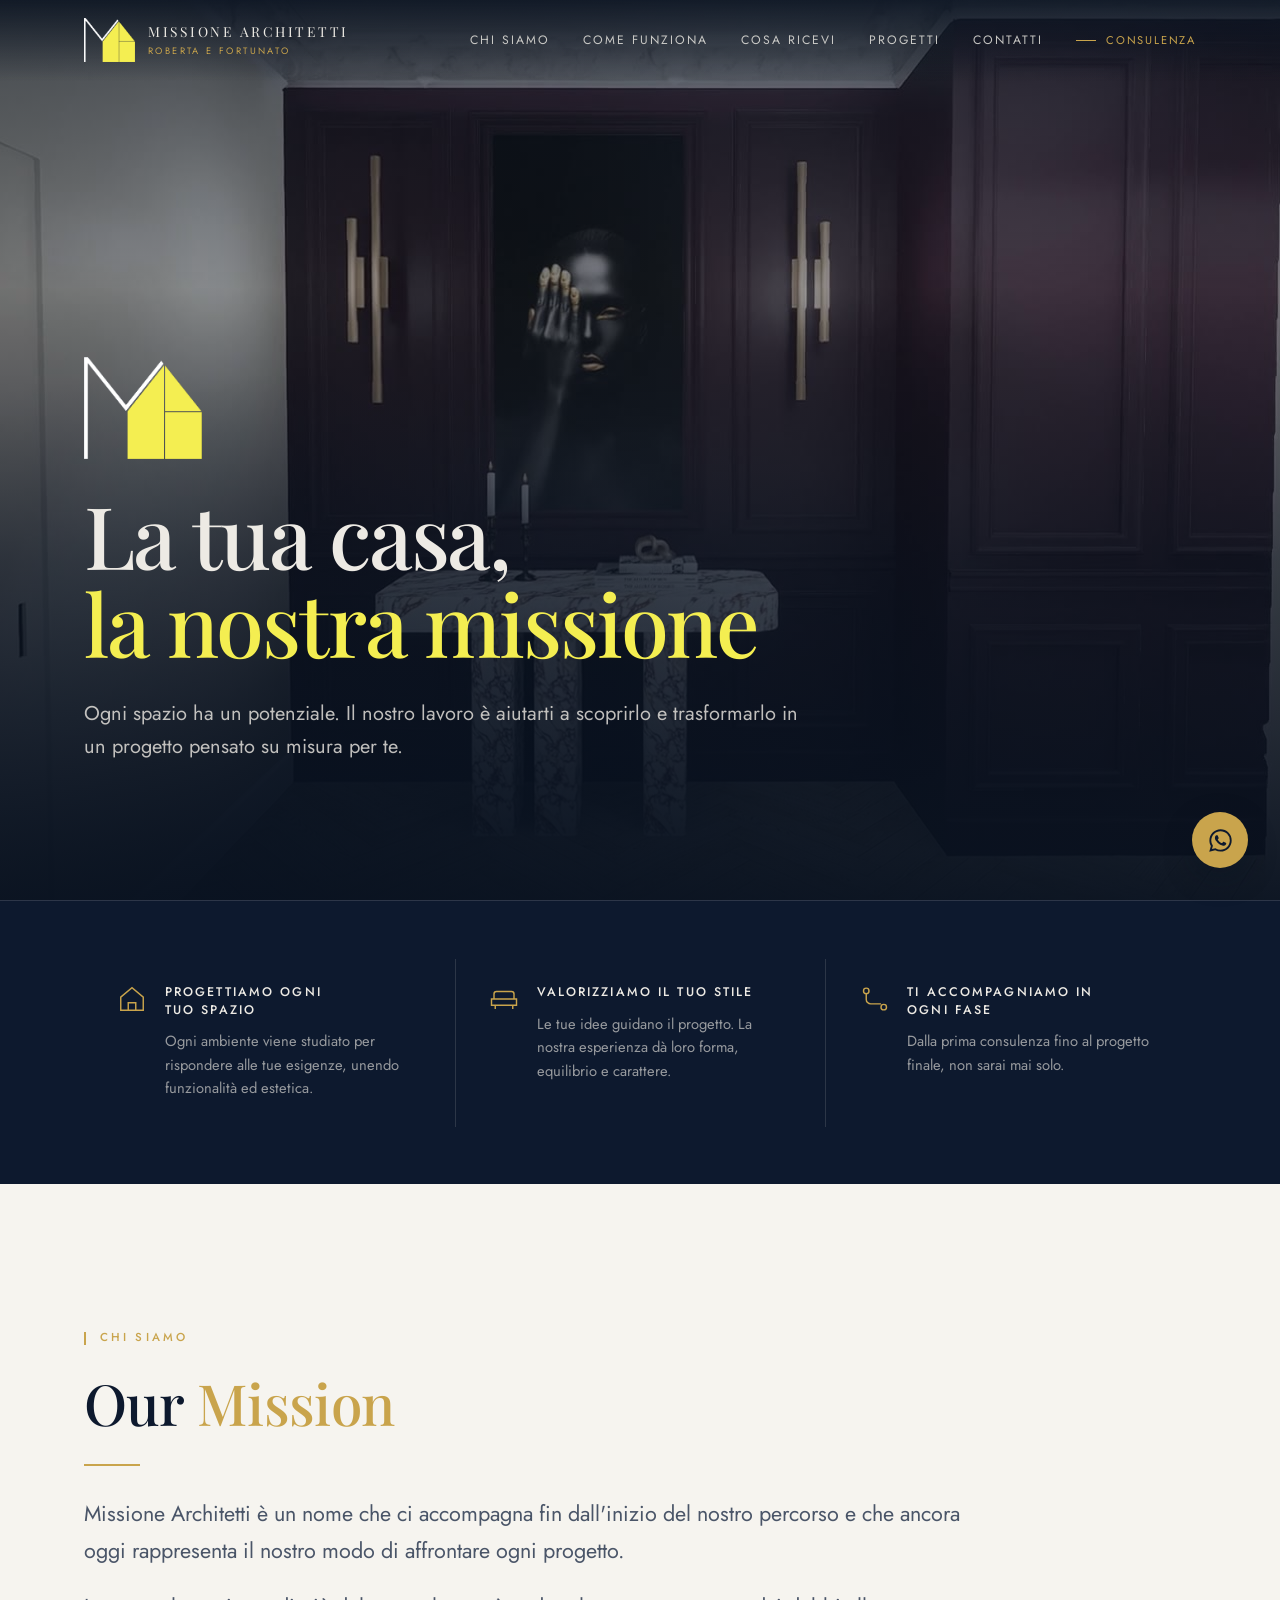
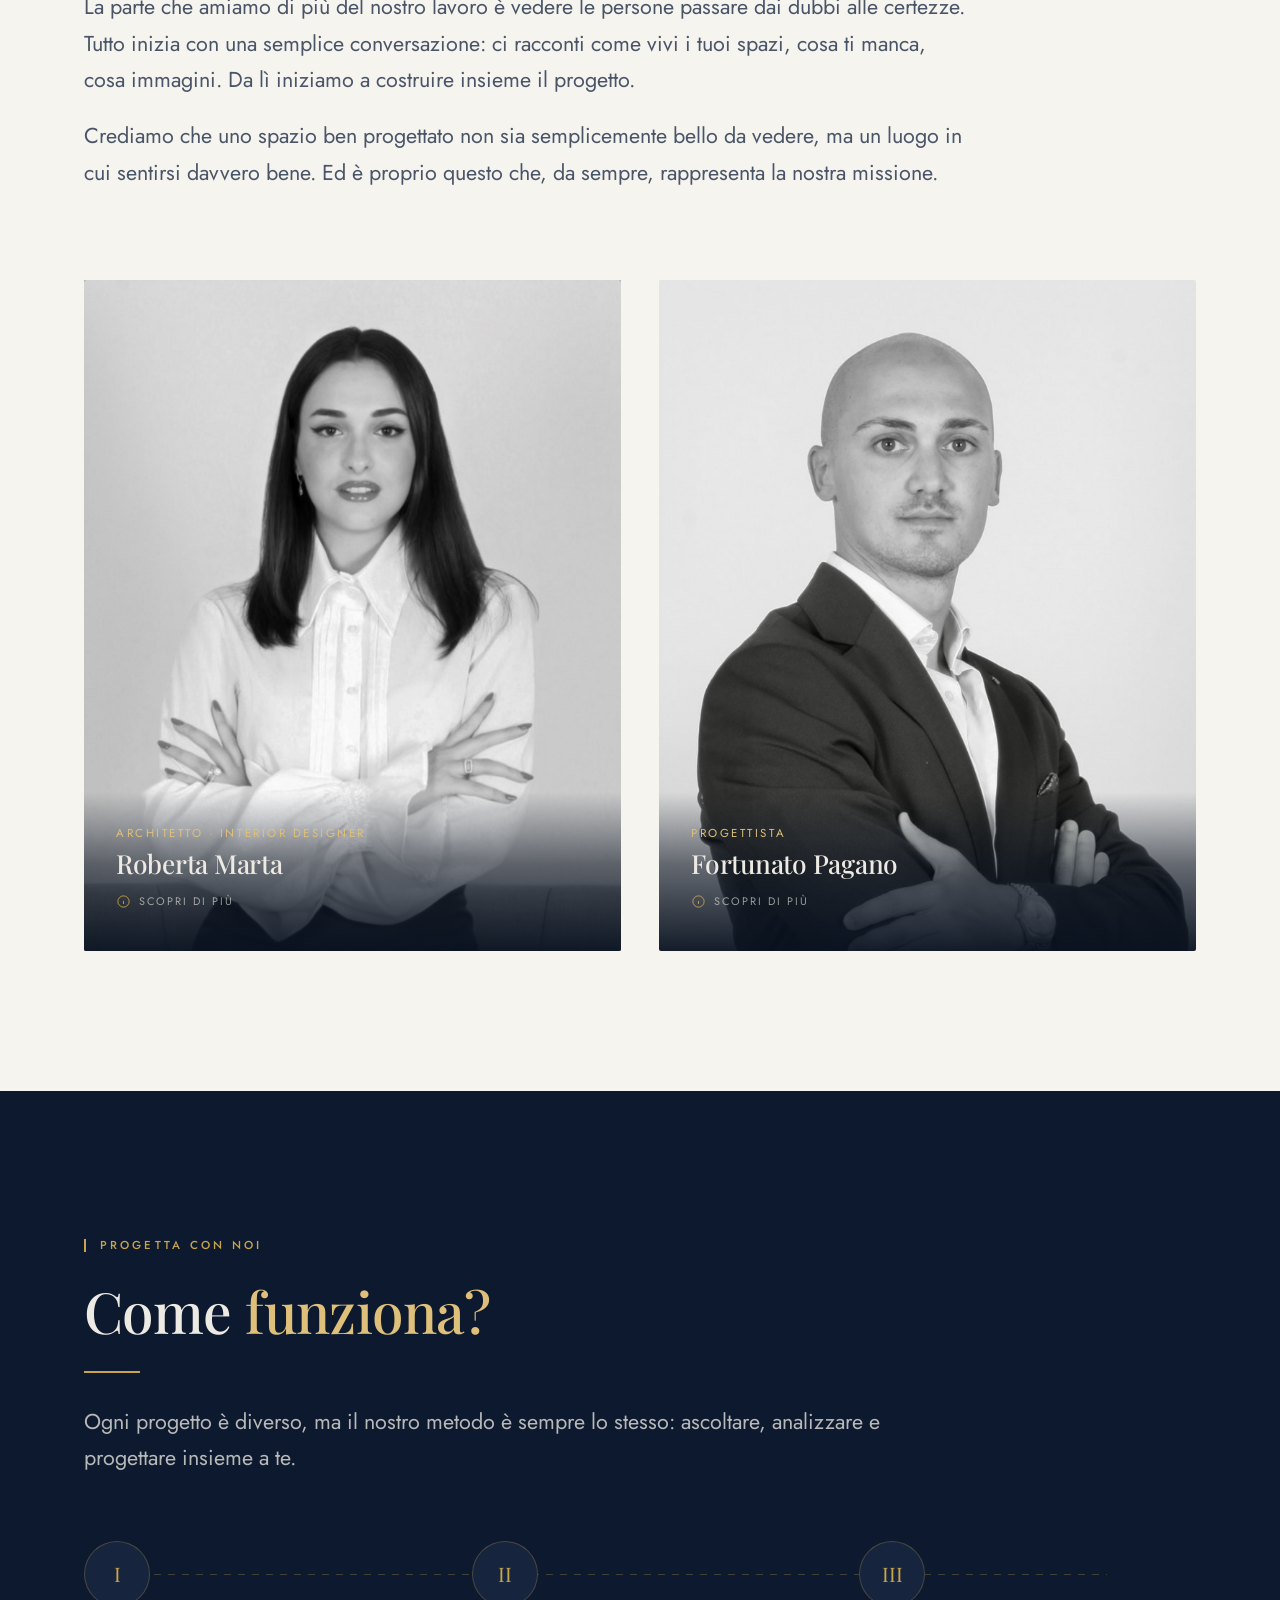
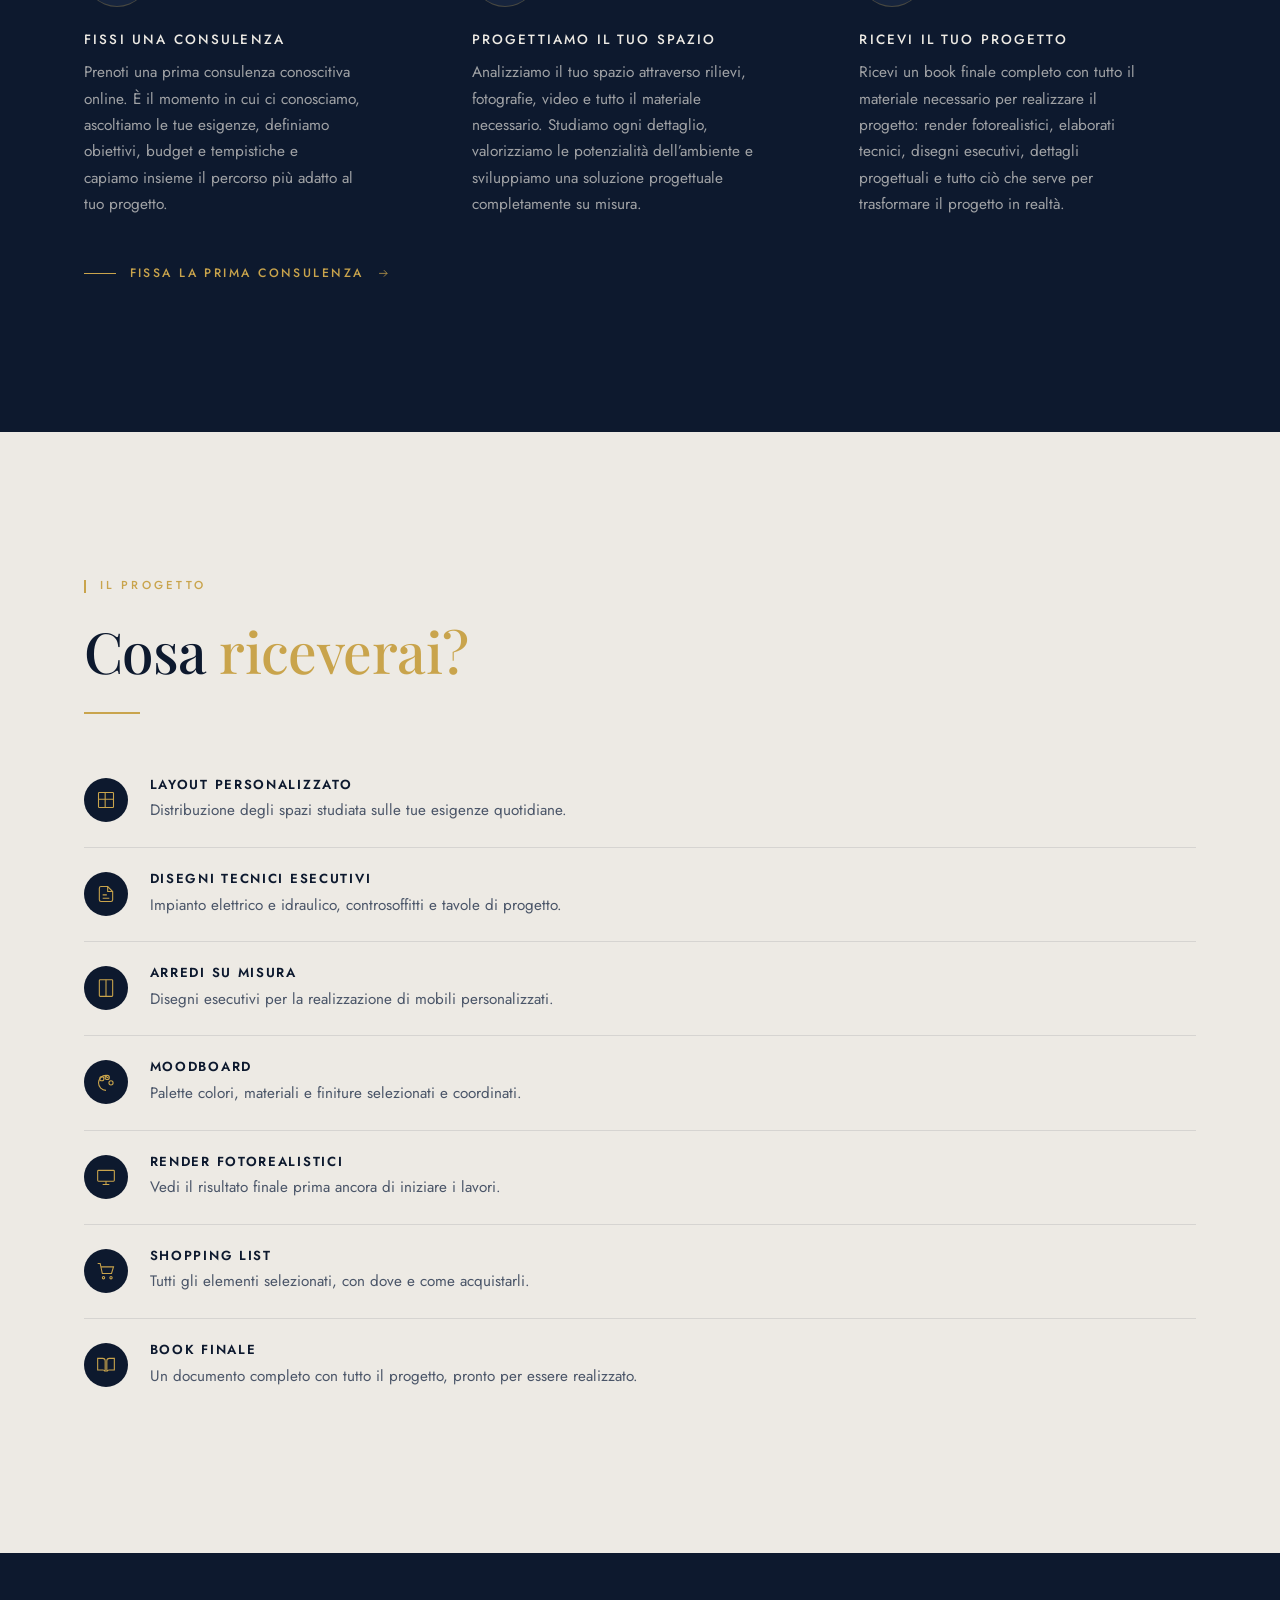
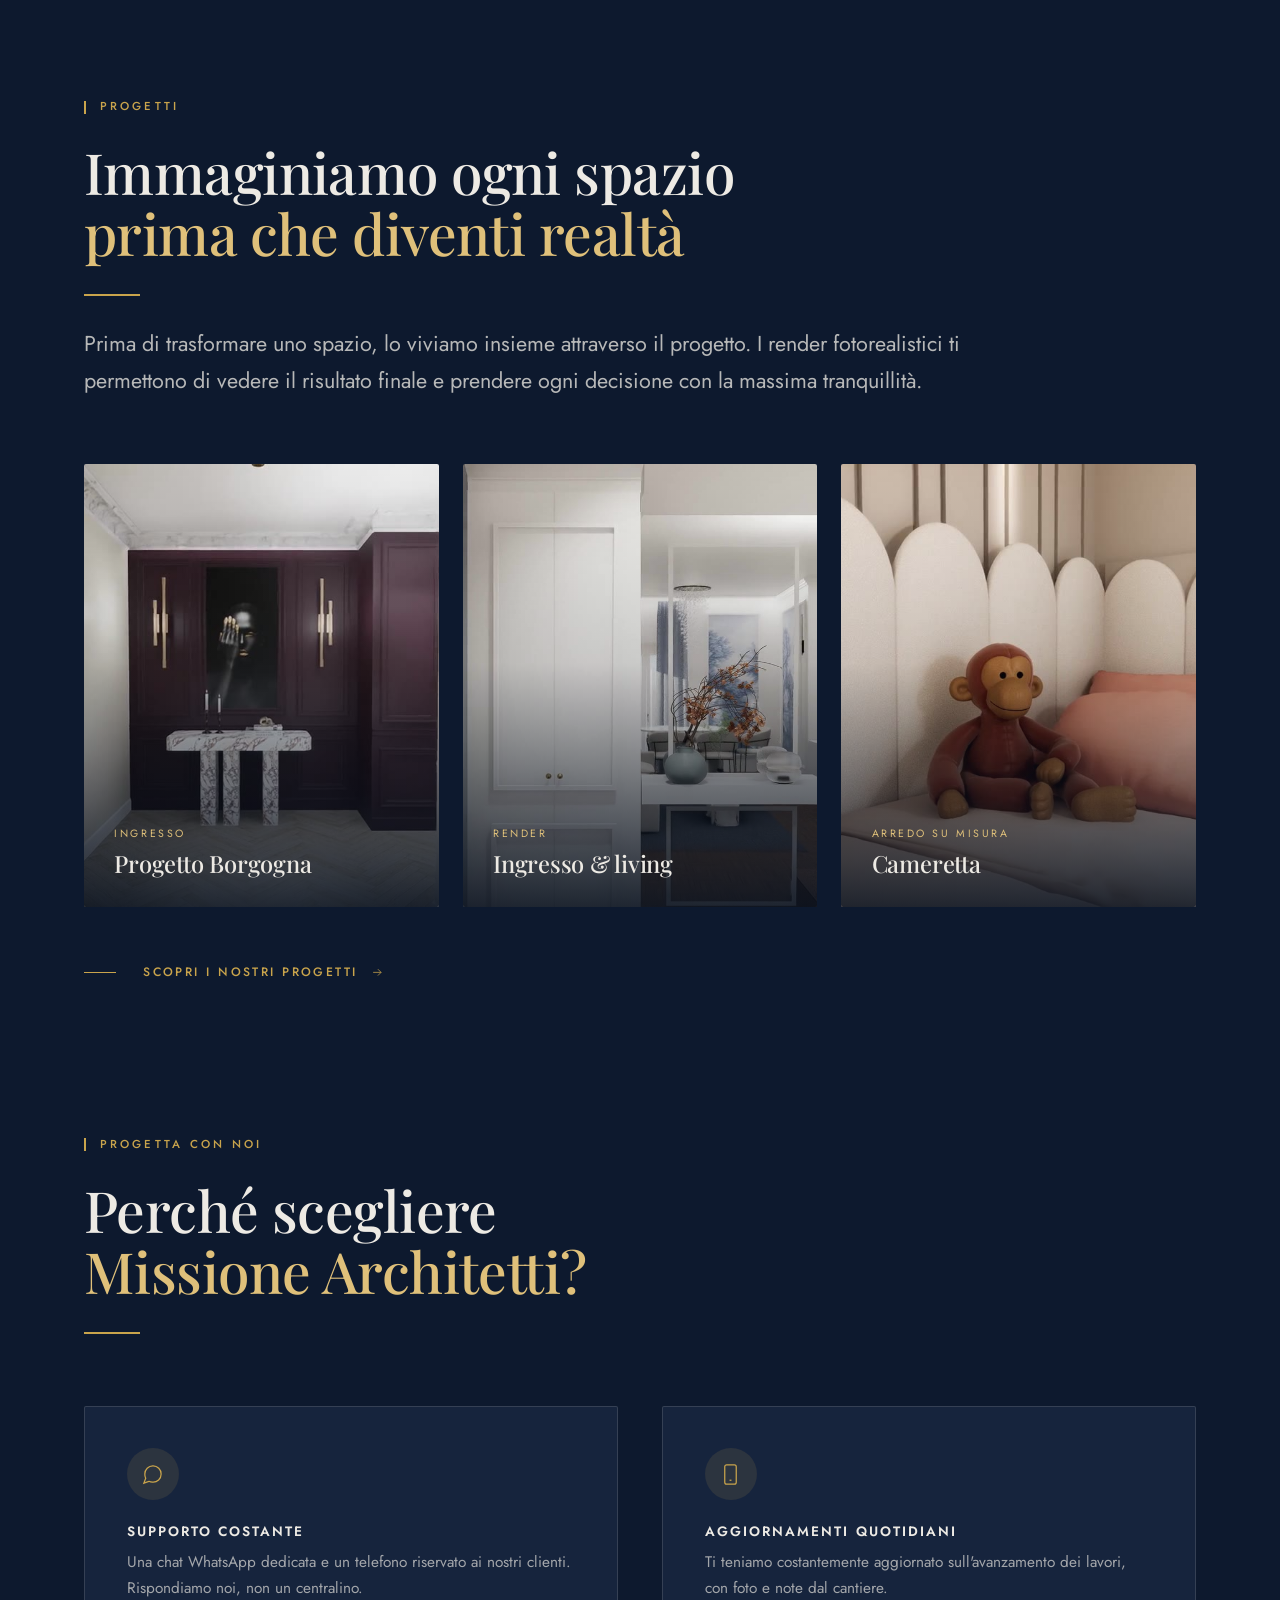
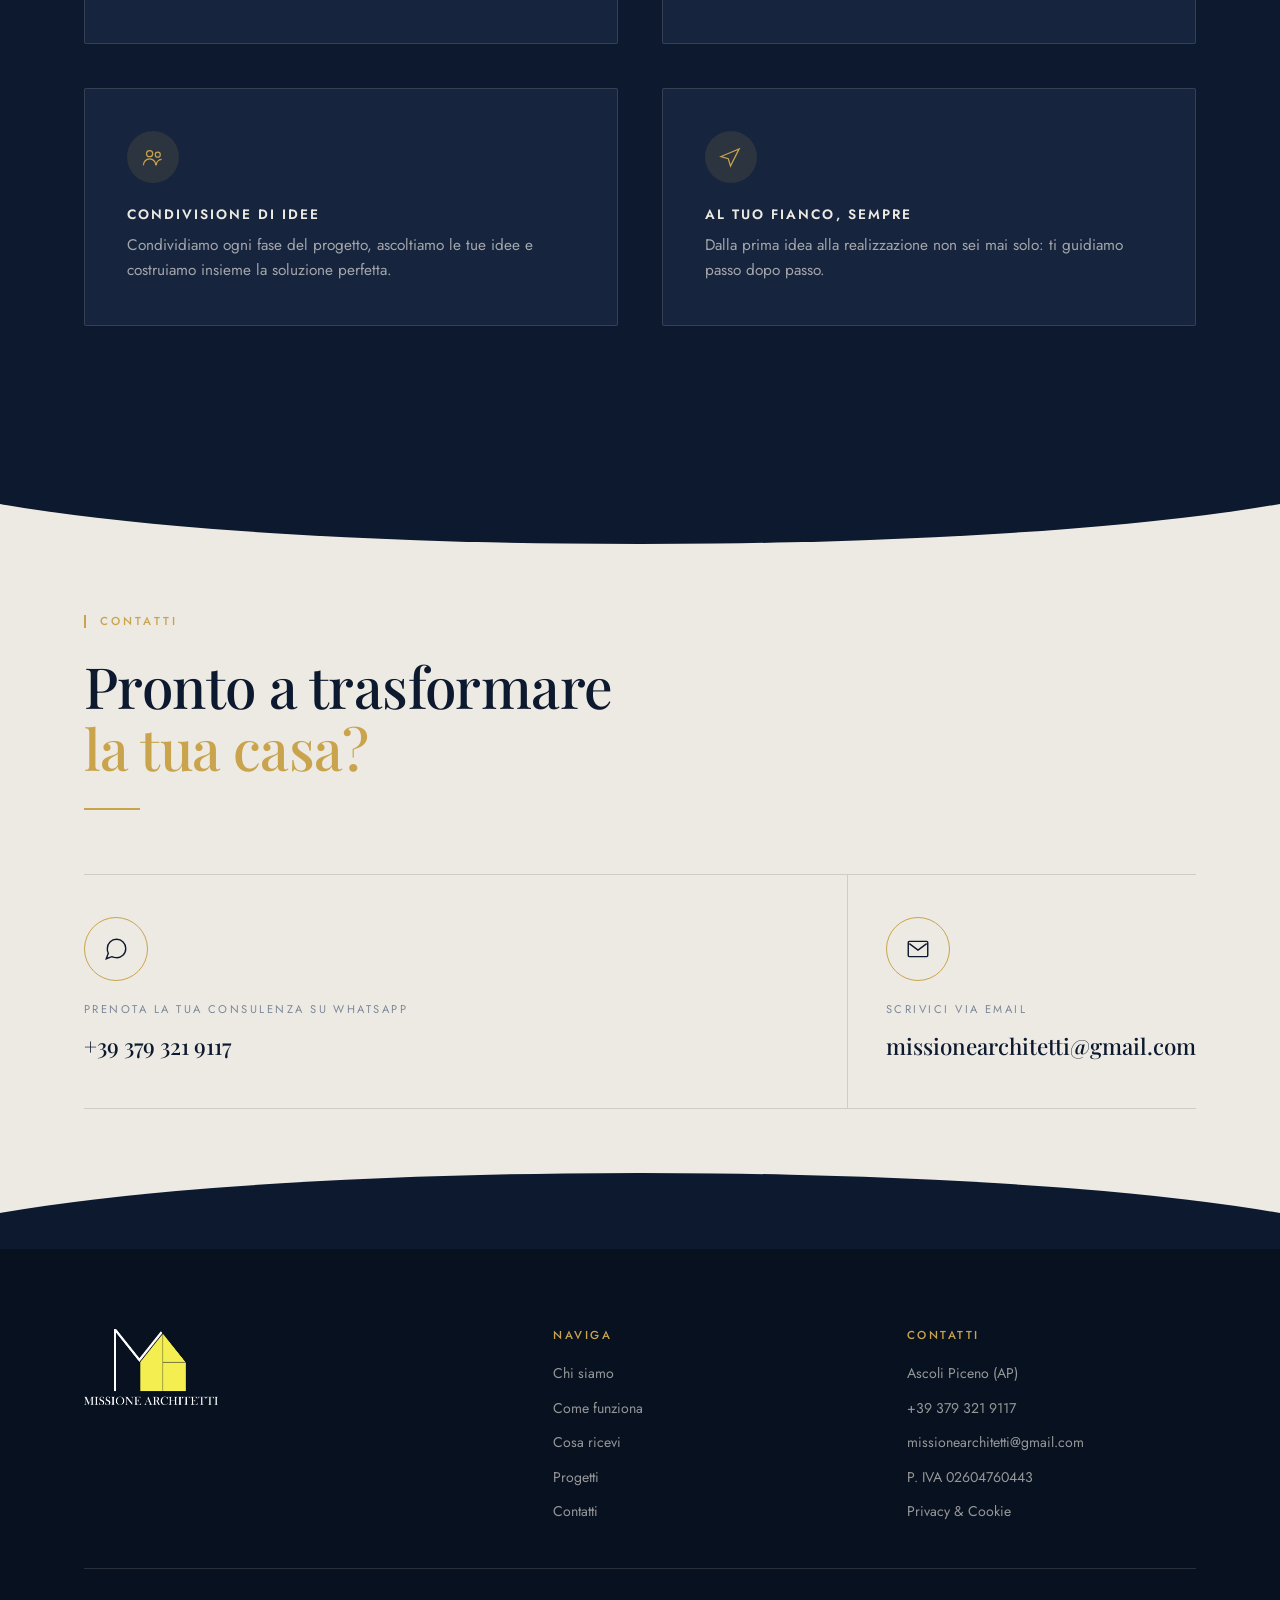
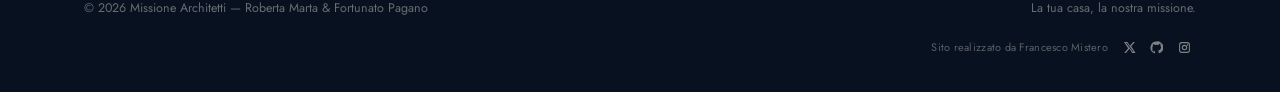
<file: index.html>
<!DOCTYPE html>
<html lang="it">
<head>
<meta charset="UTF-8">
<meta name="viewport" content="width=device-width, initial-scale=1">
<title>Missione Architetti | Ascoli Piceno</title>
<meta name="description" content="Studio di architettura e interior design ad Ascoli Piceno. Progettiamo e rinnoviamo la tua casa con soluzioni su misura — in studio e online in tutta Italia: layout, render fotorealistici, moodboard e disegni esecutivi.">
<meta name="theme-color" content="#0D192E">
<meta name="geo.region" content="IT-AP">
<meta name="geo.placename" content="Ascoli Piceno">
<meta name="author" content="Missione Architetti — Roberta Marta, Fortunato Pagano">
<link rel="canonical" href="https://www.missionearchitetti.it/">

<meta property="og:type" content="website">
<meta property="og:locale" content="it_IT">
<meta property="og:site_name" content="Missione Architetti">
<meta property="og:title" content="Missione Architetti | Ascoli Piceno">
<meta property="og:description" content="Ogni spazio ha un potenziale. Il nostro lavoro è aiutarti a scoprirlo e trasformarlo in un progetto pensato su misura per te.">
<meta property="og:url" content="https://www.missionearchitetti.it/">
<meta property="og:image" content="https://www.missionearchitetti.it/assets/img/duo-mission.jpg">
<meta property="og:image:width" content="1080">
<meta property="og:image:height" content="1350">
<meta name="twitter:card" content="summary_large_image">

<link rel="icon" href="/favicon.ico" sizes="16x16 32x32 48x48">
<link rel="icon" type="image/png" href="/assets/img/favicon-96.png" sizes="96x96">
<link rel="icon" type="image/png" href="/assets/img/favicon-192.png" sizes="192x192">
<link rel="icon" type="image/png" href="/assets/img/favicon-512.png" sizes="512x512">
<link rel="apple-touch-icon" href="/assets/img/apple-touch-icon.png">

<link rel="preconnect" href="https://fonts.googleapis.com">
<link rel="preconnect" href="https://fonts.gstatic.com" crossorigin>
<link href="https://fonts.googleapis.com/css2?family=Cormorant+Garamond:ital,wght@0,400;0,500;1,400&family=Playfair+Display:wght@400;500;600&family=Jost:wght@300;400;500;600&display=swap" rel="stylesheet">
<link rel="stylesheet" href="assets/style.css">

<script type="application/ld+json">
{
  "@context":"https://schema.org",
  "@type":"ProfessionalService",
  "name":"Missione Architetti",
  "description":"Studio di architettura e interior design ad Ascoli Piceno. Progettazione d'interni su misura e ristrutturazioni, con consulenza online in tutta Italia.",
  "image":"https://www.missionearchitetti.it/assets/img/duo-mission.jpg",
  "url":"https://www.missionearchitetti.it/",
  "telephone":"+393793219117",
  "email":"missionearchitetti@gmail.com",
  "address":{
    "@type":"PostalAddress",
    "addressLocality":"Ascoli Piceno",
    "addressRegion":"AP",
    "addressCountry":"IT"
  },
  "areaServed":[{"@type":"City","name":"Ascoli Piceno"},{"@type":"Country","name":"Italia"}],
  "priceRange":"$$",
  "sameAs":["https://www.instagram.com/missionearchitetti/"],
  "employee":[
    {"@type":"Person","name":"Roberta Marta","jobTitle":"Architetto e Interior Designer"},
    {"@type":"Person","name":"Fortunato Pagano","jobTitle":"Progettista"}
  ]
}
</script>
</head>
<body>

<!-- ==================== NAV ==================== -->
<header class="nav" id="nav">
  <div class="nav__inner">
    <a class="nav__logo" href="#top" aria-label="Missione Architetti — home">
      <img src="assets/img/logo-icon.png" alt="">
      <span>Missione Architetti<small>Roberta e Fortunato</small></span>
    </a>

    <nav class="nav__links" id="navLinks" aria-label="Navigazione principale">
      <a href="#chi-siamo">Chi siamo</a>
      <a href="#metodo">Come funziona</a>
      <a href="#servizi">Cosa ricevi</a>
      <a href="/progetti">Progetti</a>
      <a href="#contatti">Contatti</a>
      <a class="btn btn--gold" href="https://wa.me/393793219117?text=Salve%2C%20Ciao%20Missione%20Architetti!%0AVorrei%20ricevere%20maggiori%20informazioni%20sui%20vostri%20servizi%20e%2C%20se%20possibile%2C%20fissare%20una%20consulenza." target="_blank" rel="noopener">Consulenza</a>
    </nav>

    <button class="nav__toggle" id="navToggle" aria-label="Apri il menu" aria-expanded="false" aria-controls="navLinks"><span></span></button>
  </div>
</header>

<!-- ==================== HERO ==================== -->
<section class="hero" id="top">
  <div class="hero__media">
    <!-- La sorgente viene assegnata da script.js dopo il load:
         desktop -> hero.mp4 (1600px) · mobile -> hero-mobile.mp4 (960px).
         Fino ad allora si vede il poster, quindi la pagina apre subito. -->
    <video id="heroVideo" poster="assets/img/hero-poster.jpg"
           data-src="assets/video/hero.mp4"
           data-src-mobile="assets/video/hero-mobile.mp4"
           muted loop playsinline preload="none" aria-hidden="true"></video>
  </div>

  <div class="hero__inner">
    <img class="hero__mark reveal" src="assets/img/logo-icon.png" alt="Logo Missione Architetti" width="120" height="103">
    <h1 class="h-display reveal" data-d="1">La tua casa, <br><span class="yellow">la nostra missione</span></h1>
    <p class="hero__lede reveal" data-d="2">
      Ogni spazio ha un potenziale. Il nostro lavoro è aiutarti a scoprirlo
      e trasformarlo in un progetto pensato su misura per te.
    </p>
    <div class="btn-row reveal" data-d="3">
      <a class="btn btn--gold" href="https://wa.me/393793219117?text=Salve%2C%20Ciao%20Missione%20Architetti!%0AVorrei%20ricevere%20maggiori%20informazioni%20sui%20vostri%20servizi%20e%2C%20se%20possibile%2C%20fissare%20una%20consulenza." target="_blank" rel="noopener">
        <svg viewBox="0 0 24 24" fill="currentColor" aria-hidden="true"><path d="M12.04 2C6.58 2 2.13 6.45 2.13 11.91c0 1.75.46 3.45 1.32 4.95L2 22l5.25-1.38a9.9 9.9 0 0 0 4.79 1.22h.01c5.46 0 9.9-4.45 9.9-9.91 0-2.65-1.03-5.14-2.9-7.01A9.82 9.82 0 0 0 12.04 2Zm0 18.15h-.01a8.2 8.2 0 0 1-4.19-1.15l-.3-.18-3.12.82.83-3.04-.2-.31a8.19 8.19 0 0 1-1.26-4.38c0-4.54 3.7-8.24 8.25-8.24 2.2 0 4.27.86 5.83 2.42a8.19 8.19 0 0 1 2.41 5.83c0 4.54-3.7 8.23-8.24 8.23Zm4.52-6.17c-.25-.12-1.47-.72-1.69-.81-.23-.08-.39-.12-.56.13-.16.24-.64.8-.78.97-.15.16-.29.18-.53.06-.25-.13-1.05-.39-1.99-1.23-.74-.66-1.23-1.47-1.38-1.72-.14-.25-.01-.38.11-.5.11-.11.25-.29.37-.44.13-.15.17-.25.25-.41.09-.17.05-.31-.01-.44-.06-.12-.56-1.34-.76-1.84-.2-.48-.41-.42-.56-.42l-.48-.01c-.16 0-.43.06-.66.31-.22.25-.86.85-.86 2.06 0 1.22.89 2.39 1.01 2.56.12.16 1.75 2.67 4.23 3.74.59.26 1.05.41 1.41.52.59.19 1.13.16 1.56.1.47-.07 1.47-.6 1.68-1.18.2-.58.2-1.08.15-1.18-.06-.11-.23-.17-.48-.29Z"/></svg>
        Prenota una consulenza
      </a>
      <a class="btn btn--outline" href="/progetti">Guarda i progetti</a>
    </div>
  </div>

</section>

<!-- ==================== PILASTRI ==================== -->
<section class="pillars on-navy">
  <div class="wrap">
    <div class="pillars__grid">
      <article class="pillar reveal">
        <svg viewBox="0 0 24 24" fill="none" stroke="currentColor" aria-hidden="true"><path d="M3 10.5 12 3l9 7.5V21H3z"/><path d="M9 21v-6h6v6"/></svg>
        <div><h3>Progettiamo ogni <br>tuo spazio</h3><p>Ogni ambiente viene studiato per rispondere alle tue esigenze, unendo funzionalità ed estetica.</p></div>
      </article>
      <article class="pillar reveal" data-d="1">
        <svg viewBox="0 0 24 24" fill="none" stroke="currentColor" aria-hidden="true"><path d="M4 12V8a2 2 0 0 1 2-2h12a2 2 0 0 1 2 2v4"/><path d="M2 12h20v5H2z"/><path d="M5 17v3M19 17v3"/></svg>
        <div><h3>Valorizziamo il tuo stile</h3><p>Le tue idee guidano il progetto. La nostra esperienza dà loro forma, equilibrio e carattere.</p></div>
      </article>
      <article class="pillar reveal" data-d="2">
        <svg viewBox="0 0 24 24" fill="none" stroke="currentColor" aria-hidden="true"><circle cx="5" cy="5.5" r="2.2"/><circle cx="19" cy="18.5" r="2.2"/><path d="M5 7.7v4.6a3.6 3.6 0 0 0 3.6 3.6h8.2"/></svg>
        <div><h3>Ti accompagniamo in <br>ogni fase</h3><p>Dalla prima consulenza fino al progetto finale, non sarai mai solo.</p></div>
      </article>
    </div>
  </div>
</section>

<!-- ==================== CHI SIAMO ==================== -->
<section class="section section--cream" id="chi-siamo">
  <div class="wrap">
    <div class="intro">
      <span class="eyebrow reveal">Chi siamo</span>
      <h2 class="h-section reveal" data-d="1">Our <span class="gold">Mission</span></h2>
      <div class="rule reveal" data-d="1"></div>
      <p class="lede reveal" data-d="2">
        Missione Architetti è un nome che ci accompagna fin dall'inizio del nostro
        percorso e che ancora oggi rappresenta il nostro modo di affrontare ogni progetto.
      </p>
      <p class="lede reveal" data-d="3" style="margin-top:1.2rem">
        La parte che amiamo di più del nostro lavoro è vedere le persone passare dai
        dubbi alle certezze. Tutto inizia con una semplice conversazione: ci racconti
        come vivi i tuoi spazi, cosa ti manca, cosa immagini. Da lì iniziamo a costruire
        insieme il progetto.
      </p>
      <p class="lede reveal" data-d="4" style="margin-top:1.2rem">
        Crediamo che uno spazio ben progettato non sia semplicemente bello da vedere,
        ma un luogo in cui sentirsi davvero bene. Ed è proprio questo che, da sempre,
        rappresenta la nostra missione.
      </p>
    </div>

    <!-- Passando il mouse sulla foto (o toccandola su mobile) si apre la bio.
         >>> SOSTITUIRE il testo dentro .member__text con le bio vere <<< -->
    <div class="team">
      <article class="member reveal" tabindex="0" role="button" aria-expanded="false" aria-label="Scopri chi è Roberta Marta">
        <img src="assets/img/roberta.jpg" alt="Roberta Marta, architetto" width="900" height="931" loading="lazy">

        <div class="member__body">
          <p>Architetto · Interior Designer</p>
          <h3>Roberta Marta</h3>
          <span class="member__hint">
            <svg viewBox="0 0 24 24" fill="none" stroke="currentColor" aria-hidden="true"><circle cx="12" cy="12" r="9"/><path d="M12 11v5M12 8h.01"/></svg>
            Scopri di più
          </span>
        </div>

        <div class="member__bio">
          <p class="member__role">Architetto · Interior Designer</p>
          <h3>Roberta Marta</h3>
          <span class="member__rule"></span>
          <div class="member__text">
            <p>Sono Roberta, architetto interior designer e fondatore di Missione Architetti.</p>
            <p>Il mio mondo è fatto di dettagli e di ambienti che raccontano una storia.
            Mi occupo di trasformare gli spazi in luoghi che riflettono la personalità e
            le esigenze di chi li vive.</p>
            <p>Con me, ogni progetto d'interni diventa un viaggio creativo e su misura.</p>
          </div>
          <button class="member__close" type="button" aria-label="Chiudi">
            <svg viewBox="0 0 24 24" fill="none" stroke="currentColor" stroke-width="1.6" aria-hidden="true"><path d="M6 6l12 12M18 6 6 18"/></svg>
          </button>
        </div>
      </article>

      <article class="member reveal" data-d="1" tabindex="0" role="button" aria-expanded="false" aria-label="Scopri chi è Fortunato Pagano">
        <img src="assets/img/fortunato.jpg" alt="Fortunato Pagano, progettista" width="900" height="931" loading="lazy">

        <div class="member__body">
          <p>Progettista</p>
          <h3>Fortunato Pagano</h3>
          <span class="member__hint">
            <svg viewBox="0 0 24 24" fill="none" stroke="currentColor" aria-hidden="true"><circle cx="12" cy="12" r="9"/><path d="M12 11v5M12 8h.01"/></svg>
            Scopri di più
          </span>
        </div>

        <div class="member__bio">
          <p class="member__role">Progettista</p>
          <h3>Fortunato Pagano</h3>
          <span class="member__rule"></span>
          <div class="member__text">
            <p>Sono Fortunato, architetto e fondatore di Missione Architetti.</p>
            <p>Il mio lavoro unisce creatività e concretezza, trasformando ogni progetto
            in un'opera solida e funzionale.</p>
            <p>Con me, ogni spazio è concepito per esprimere al meglio la sua identità e
            migliorare la vita di chi lo vive.</p>
          </div>
          <button class="member__close" type="button" aria-label="Chiudi">
            <svg viewBox="0 0 24 24" fill="none" stroke="currentColor" stroke-width="1.6" aria-hidden="true"><path d="M6 6l12 12M18 6 6 18"/></svg>
          </button>
        </div>
      </article>
    </div>
  </div>
</section>

<!-- ==================== COME FUNZIONA ==================== -->
<section class="section section--navy on-navy" id="metodo">
  <div class="wrap">
    <div class="intro">
      <span class="eyebrow reveal">Progetta con noi</span>
      <h2 class="h-section reveal" data-d="1">Come <span class="gold">funziona?</span></h2>
      <div class="rule reveal" data-d="1"></div>
      <p class="lede reveal" data-d="2">
        Ogni progetto è diverso, ma il nostro metodo è sempre lo stesso: ascoltare, analizzare e progettare insieme a te.
      </p>
    </div>

    <div class="steps">
      <article class="step reveal" data-d="1">
        <div class="step__num">I</div>
        <h3>Fissi una consulenza</h3>
        <p>Prenoti una prima consulenza conoscitiva online. È il momento in cui ci conosciamo, ascoltiamo le tue esigenze, definiamo obiettivi, budget e tempistiche e capiamo insieme il percorso più adatto al tuo progetto.</p>
      </article>
      <article class="step reveal" data-d="2">
        <div class="step__num">II</div>
        <h3>Progettiamo il tuo spazio</h3>
        <p>Analizziamo il tuo spazio attraverso rilievi, fotografie, video e tutto il materiale necessario. Studiamo ogni dettaglio, valorizziamo le potenzialità dell’ambiente e sviluppiamo una soluzione progettuale completamente su misura.</p>
      </article>
      <article class="step reveal" data-d="3">
        <div class="step__num">III</div>
        <h3>Ricevi il tuo progetto</h3>
        <p>Ricevi un book finale completo con tutto il materiale necessario per realizzare il progetto: render fotorealistici, elaborati tecnici, disegni esecutivi, dettagli progettuali e tutto ciò che serve per trasformare il progetto in realtà.</p>
      </article>
    </div>

    <div class="btn-row reveal" data-d="4">
      <a class="btn btn--gold" href="https://wa.me/393793219117?text=Salve%2C%20Ciao%20Missione%20Architetti!%0AVorrei%20ricevere%20maggiori%20informazioni%20sui%20vostri%20servizi%20e%2C%20se%20possibile%2C%20fissare%20una%20consulenza." target="_blank" rel="noopener">
        Fissa la prima consulenza
        <svg viewBox="0 0 24 24" fill="none" stroke="currentColor" stroke-width="1.4" aria-hidden="true"><path d="M4 12h15M13 6l6 6-6 6"/></svg>
      </a>
    </div>
  </div>
</section>

<!-- ==================== COSA RICEVI ==================== -->
<section class="section section--tint" id="servizi">
  <div class="wrap">
    <div class="intro">
      <span class="eyebrow reveal">Il progetto</span>
      <h2 class="h-section reveal" data-d="1">Cosa <span class="gold">riceverai?</span></h2>
      <div class="rule reveal" data-d="1"></div>
    </div>

    <div class="deliver">
      <div>
        <ul class="dlist">
          <li class="reveal">
            <div class="dlist__ico"><svg viewBox="0 0 24 24" fill="none" stroke="currentColor" aria-hidden="true"><rect x="3" y="3" width="18" height="18" rx="1"/><path d="M3 11h18M11 3v18"/></svg></div>
            <div><h3>Layout personalizzato</h3><p>Distribuzione degli spazi studiata sulle tue esigenze quotidiane.</p></div>
          </li>
          <li class="reveal" data-d="1">
            <div class="dlist__ico"><svg viewBox="0 0 24 24" fill="none" stroke="currentColor" aria-hidden="true"><path d="M14 3H6a2 2 0 0 0-2 2v14a2 2 0 0 0 2 2h12a2 2 0 0 0 2-2V9z"/><path d="M14 3v6h6M8 13h5M8 17h8"/></svg></div>
            <div><h3>Disegni tecnici esecutivi</h3><p>Impianto elettrico e idraulico, controsoffitti e tavole di progetto.</p></div>
          </li>
          <li class="reveal" data-d="2">
            <div class="dlist__ico"><svg viewBox="0 0 24 24" fill="none" stroke="currentColor" aria-hidden="true"><rect x="4" y="2" width="16" height="20" rx="1"/><path d="M12 2v20M9 11h.01M15 11h.01"/></svg></div>
            <div><h3>Arredi su misura</h3><p>Disegni esecutivi per la realizzazione di mobili personalizzati.</p></div>
          </li>
          <li class="reveal" data-d="3">
            <div class="dlist__ico"><svg viewBox="0 0 24 24" fill="none" stroke="currentColor" aria-hidden="true"><circle cx="13.5" cy="6.5" r="2.5"/><circle cx="18" cy="13" r="2.5"/><circle cx="7" cy="8" r="2.5"/><path d="M12 22a9 9 0 1 1 0-18c0 2 1 3 3 3"/></svg></div>
            <div><h3>Moodboard</h3><p>Palette colori, materiali e finiture selezionati e coordinati.</p></div>
          </li>
          <li class="reveal" data-d="4">
            <div class="dlist__ico"><svg viewBox="0 0 24 24" fill="none" stroke="currentColor" aria-hidden="true"><rect x="2" y="4" width="20" height="13" rx="1"/><path d="M8 21h8M12 17v4"/></svg></div>
            <div><h3>Render fotorealistici</h3><p>Vedi il risultato finale prima ancora di iniziare i lavori.</p></div>
          </li>
          <li class="reveal" data-d="5">
            <div class="dlist__ico"><svg viewBox="0 0 24 24" fill="none" stroke="currentColor" aria-hidden="true"><circle cx="9" cy="20" r="1.4"/><circle cx="18" cy="20" r="1.4"/><path d="M2 3h3l2.6 12h11L21 7H6"/></svg></div>
            <div><h3>Shopping list</h3><p>Tutti gli elementi selezionati, con dove e come acquistarli.</p></div>
          </li>
          <li class="reveal" data-d="6">
            <div class="dlist__ico"><svg viewBox="0 0 24 24" fill="none" stroke="currentColor" aria-hidden="true"><path d="M2 4h6a3 3 0 0 1 3 3v13a3 3 0 0 0-3-2H2zM22 4h-6a3 3 0 0 0-3 3v13a3 3 0 0 1 3-2h6z"/></svg></div>
            <div><h3>Book finale</h3><p>Un documento completo con tutto il progetto, pronto per essere realizzato.</p></div>
          </li>
        </ul>
      </div>
    </div>
  </div>
</section>

<!-- ==================== PROGETTI ==================== -->
<!-- Blocco autonomo: per spostarlo su una pagina dedicata (progetti.html)
     basta tagliare questa <section> e il CSS .pgrid/.pcard resta valido. -->
<section class="section section--navy on-navy" id="progetti">
  <div class="wrap">
    <div class="intro">
      <span class="eyebrow reveal">Progetti</span>
      <h2 class="h-section reveal" data-d="1">Immaginiamo ogni spazio <br><span class="gold">prima che diventi realtà</span></h2>
      <div class="rule reveal" data-d="1"></div>
      <p class="lede reveal" data-d="2">
        Prima di trasformare uno spazio, lo viviamo insieme attraverso il progetto.
        I render fotorealistici ti permettono di vedere il risultato finale e prendere
        ogni decisione con la massima tranquillità.
      </p>
    </div>

    <!-- Anteprima: le schede complete stanno in progetti.html -->
    <div class="teaser">
      <a class="pcard reveal" href="/progetti" aria-label="Vedi il Progetto Borgogna nella galleria">
        <img src="assets/img/progetto-bagno-poster.jpg" alt="Render di un ingresso con boiserie color borgogna, marmo e superfici riflettenti" width="1100" height="619" loading="lazy">
        <div class="pcard__body"><span>Ingresso</span><h3>Progetto Borgogna</h3></div>
      </a>

      <a class="pcard reveal" data-d="1" href="/progetti" aria-label="Vedi il progetto Ingresso e living nella galleria">
        <img src="assets/img/progetto-salotto-poster.jpg" alt="Render di un ingresso con armadiatura a tutta altezza e consolle sospesa" width="640" height="1138" loading="lazy">
        <div class="pcard__body"><span>Render</span><h3>Ingresso &amp; living</h3></div>
      </a>

      <a class="pcard reveal" data-d="2" href="/progetti" aria-label="Vedi il progetto Cameretta su misura nella galleria">
        <img src="assets/img/progetto-cameretta-poster.jpg" alt="Render di una cameretta con letto e boiserie su misura" width="1100" height="619" loading="lazy">
        <div class="pcard__body"><span>Arredo su misura</span><h3>Cameretta</h3></div>
      </a>
    </div>

    <div class="teaser__cta">
      <a class="btn btn--text reveal" href="/progetti">
        <span class="line" aria-hidden="true"></span>
        Scopri i nostri progetti
        <svg viewBox="0 0 24 24" fill="none" stroke="currentColor" stroke-width="1.4" aria-hidden="true"><path d="M4 12h15M13 6l6 6-6 6"/></svg>
      </a>
    </div>
  </div>
</section>

<!-- ==================== PERCHÉ NOI ==================== -->
<section class="section section--navy on-navy" style="padding-top:0">
  <div class="wrap">
    <div class="intro">
      <span class="eyebrow reveal">Progetta con noi</span>
      <h2 class="h-section reveal" data-d="1">Perché scegliere <br><span class="gold">Missione Architetti?</span></h2>
      <div class="rule reveal" data-d="1"></div>
    </div>

    <div class="why">
      <article class="wcard reveal">
        <div class="wcard__ico"><svg viewBox="0 0 24 24" fill="none" stroke="currentColor" aria-hidden="true"><path d="M21 11.5a8.4 8.4 0 0 1-9 8.5 8.4 8.4 0 0 1-3.8-.9L3 21l1.9-5.1A8.4 8.4 0 0 1 4 11.5 8.4 8.4 0 0 1 12.5 3 8.4 8.4 0 0 1 21 11.5Z"/></svg></div>
        <h3>Supporto costante</h3>
        <p>Una chat WhatsApp dedicata e un telefono riservato ai nostri clienti. Rispondiamo noi, non un centralino.</p>
      </article>
      <article class="wcard reveal" data-d="1">
        <div class="wcard__ico"><svg viewBox="0 0 24 24" fill="none" stroke="currentColor" aria-hidden="true"><rect x="6" y="2" width="12" height="20" rx="2"/><path d="M11 18h2"/></svg></div>
        <h3>Aggiornamenti quotidiani</h3>
        <p>Ti teniamo costantemente aggiornato sull'avanzamento dei lavori, con foto e note dal cantiere.</p>
      </article>
      <article class="wcard reveal" data-d="2">
        <div class="wcard__ico"><svg viewBox="0 0 24 24" fill="none" stroke="currentColor" aria-hidden="true"><circle cx="9" cy="8" r="3.2"/><path d="M2.5 20a6.5 6.5 0 0 1 13 0"/><circle cx="17.5" cy="9" r="2.6"/><path d="M16 20a6 6 0 0 1 5.5-6"/></svg></div>
        <h3>Condivisione di idee</h3>
        <p>Condividiamo ogni fase del progetto, ascoltiamo le tue idee e costruiamo insieme la soluzione perfetta.</p>
      </article>
      <article class="wcard reveal" data-d="3">
        <div class="wcard__ico"><svg viewBox="0 0 24 24" fill="none" stroke="currentColor" aria-hidden="true"><path d="m21 3-9 18-2.3-7.7L2 11z"/></svg></div>
        <h3>Al tuo fianco, sempre</h3>
        <p>Dalla prima idea alla realizzazione non sei mai solo: ti guidiamo passo dopo passo.</p>
      </article>
    </div>
  </div>
</section>

<!-- ==================== CTA CONTATTI ==================== -->
<section class="section cta" id="contatti">
  <div class="wrap">
    <div class="intro">
      <span class="eyebrow reveal">Contatti</span>
      <h2 class="h-section reveal" data-d="1">Pronto a trasformare <br><span class="gold">la tua casa?</span></h2>
      <div class="rule reveal" data-d="1"></div>
    </div>

    <div class="cta__methods">
      <a class="method reveal" data-d="2" href="https://wa.me/393793219117?text=Salve%2C%20Ciao%20Missione%20Architetti!%0AVorrei%20ricevere%20maggiori%20informazioni%20sui%20vostri%20servizi%20e%2C%20se%20possibile%2C%20fissare%20una%20consulenza." target="_blank" rel="noopener">
        <span class="method__ico"><svg viewBox="0 0 24 24" fill="none" stroke="currentColor" aria-hidden="true"><path d="M21 11.5a8.4 8.4 0 0 1-9 8.5 8.4 8.4 0 0 1-3.8-.9L3 21l1.9-5.1A8.4 8.4 0 0 1 4 11.5 8.4 8.4 0 0 1 12.5 3 8.4 8.4 0 0 1 21 11.5Z"/></svg></span>
        <small>Prenota la tua consulenza su WhatsApp</small>
        <strong>+39 379 321 9117</strong>
      </a>

      <a class="method reveal" data-d="3" href="mailto:missionearchitetti@gmail.com">
        <span class="method__ico"><svg viewBox="0 0 24 24" fill="none" stroke="currentColor" aria-hidden="true"><rect x="3" y="5" width="18" height="14" rx="1"/><path d="m4 7 8 6 8-6"/></svg></span>
        <small>Scrivici via email</small>
        <strong>missionearchitetti@gmail.com</strong>
      </a>
    </div>

  </div>
</section>

<!-- ==================== FOOTER ==================== -->
<footer class="footer">
  <div class="wrap">
    <div class="footer__top">
      <div class="footer__logo">
        <img src="assets/img/logo.png" alt="Missione Architetti" width="200" height="113" loading="lazy">
      </div>

      <div>
        <h4>Naviga</h4>
        <ul>
          <li><a href="#chi-siamo">Chi siamo</a></li>
          <li><a href="#metodo">Come funziona</a></li>
          <li><a href="#servizi">Cosa ricevi</a></li>
          <li><a href="/progetti">Progetti</a></li>
          <li><a href="#contatti">Contatti</a></li>
        </ul>
      </div>

      <div>
        <h4>Contatti</h4>
        <ul>
          <li><a href="https://maps.google.com/?q=Piazza+del+Popolo,+Ascoli+Piceno" target="_blank" rel="noopener">Ascoli Piceno (AP)</a></li>
          <li><a href="https://wa.me/393793219117?text=Salve%2C%20Ciao%20Missione%20Architetti!%0AVorrei%20ricevere%20maggiori%20informazioni%20sui%20vostri%20servizi%20e%2C%20se%20possibile%2C%20fissare%20una%20consulenza." target="_blank" rel="noopener">+39 379 321 9117</a></li>
          <li><a href="mailto:missionearchitetti@gmail.com">missionearchitetti@gmail.com</a></li>
          <li>P. IVA 02604760443</li>
          <li><a href="/privacy">Privacy &amp; Cookie</a></li>
        </ul>
      </div>
    </div>

    <div class="footer__bottom">
      <p>© <span id="year">2026</span> Missione Architetti — Roberta Marta &amp; Fortunato Pagano</p>
      <p>La tua casa, la nostra missione.</p>
    </div>
    <div class="footer__credit">
      <span>Sito realizzato da Francesco Mistero</span>
      <nav class="footer__credit-links" aria-label="Profili di Francesco Mistero">
        <a href="https://x.com/Kappaemmedev" target="_blank" rel="noopener noreferrer" aria-label="Francesco Mistero su X"><svg viewBox="0 0 24 24" aria-hidden="true"><path d="M18.9 2H22l-6.8 7.8L23.2 22h-6.3l-5-7.5L5.3 22H2.2l7.3-8.4L1.8 2h6.5l4.5 6.9L18.9 2Zm-1.1 18h1.7L7.4 3.9H5.6L17.8 20Z"/></svg></a>
        <a href="https://github.com/Kappaemme-git" target="_blank" rel="noopener noreferrer" aria-label="Francesco Mistero su GitHub"><svg viewBox="0 0 24 24" aria-hidden="true"><path d="M12 .8a11.2 11.2 0 0 0-3.5 21.8c.6.1.8-.3.8-.6v-2.1c-3.3.7-4-1.4-4-1.4-.5-1.3-1.2-1.6-1.2-1.6-1.1-.8.1-.8.1-.8 1.2.1 1.8 1.2 1.8 1.2 1 .1.8 2.5 2.6 3.1.3-.7.7-1.2 1.2-1.5-2.7-.3-5.5-1.3-5.5-6.1 0-1.4.5-2.5 1.2-3.4-.1-.3-.5-1.6.1-3.3 0 0 1-.3 3.5 1.3a12 12 0 0 1 6.4 0C18 4.5 19 4.8 19 4.8c.6 1.7.2 3 .1 3.3.8.9 1.2 2 1.2 3.4 0 4.8-2.8 5.8-5.5 6.1.7.6 1.3 1.7 1.3 3.3V22c0 .3.2.7.8.6A11.2 11.2 0 0 0 12 .8Z"/></svg></a>
        <a href="https://www.instagram.com/kappaemme.dev/" target="_blank" rel="noopener noreferrer" aria-label="Francesco Mistero su Instagram"><svg viewBox="0 0 24 24" aria-hidden="true"><path d="M7 2h10a5 5 0 0 1 5 5v10a5 5 0 0 1-5 5H7a5 5 0 0 1-5-5V7a5 5 0 0 1 5-5Zm0 2a3 3 0 0 0-3 3v10a3 3 0 0 0 3 3h10a3 3 0 0 0 3-3V7a3 3 0 0 0-3-3H7Zm5 3a5 5 0 1 1 0 10 5 5 0 0 1 0-10Zm0 2a3 3 0 1 0 0 6 3 3 0 0 0 0-6Zm5.5-2.8a1.3 1.3 0 1 1 0 2.6 1.3 1.3 0 0 1 0-2.6Z"/></svg></a>
      </nav>
    </div>
  </div>
</footer>

<!-- WhatsApp flottante -->
<a class="wa" href="https://wa.me/393793219117?text=Salve%2C%20Ciao%20Missione%20Architetti!%0AVorrei%20ricevere%20maggiori%20informazioni%20sui%20vostri%20servizi%20e%2C%20se%20possibile%2C%20fissare%20una%20consulenza." target="_blank" rel="noopener" aria-label="Scrivici su WhatsApp">
  <svg viewBox="0 0 24 24" fill="currentColor" aria-hidden="true"><path d="M12.04 2C6.58 2 2.13 6.45 2.13 11.91c0 1.75.46 3.45 1.32 4.95L2 22l5.25-1.38a9.9 9.9 0 0 0 4.79 1.22h.01c5.46 0 9.9-4.45 9.9-9.91 0-2.65-1.03-5.14-2.9-7.01A9.82 9.82 0 0 0 12.04 2Zm0 18.15h-.01a8.2 8.2 0 0 1-4.19-1.15l-.3-.18-3.12.82.83-3.04-.2-.31a8.19 8.19 0 0 1-1.26-4.38c0-4.54 3.7-8.24 8.25-8.24 2.2 0 4.27.86 5.83 2.42a8.19 8.19 0 0 1 2.41 5.83c0 4.54-3.7 8.23-8.24 8.23Zm4.52-6.17c-.25-.12-1.47-.72-1.69-.81-.23-.08-.39-.12-.56.13-.16.24-.64.8-.78.97-.15.16-.29.18-.53.06-.25-.13-1.05-.39-1.99-1.23-.74-.66-1.23-1.47-1.38-1.72-.14-.25-.01-.38.11-.5.11-.11.25-.29.37-.44.13-.15.17-.25.25-.41.09-.17.05-.31-.01-.44-.06-.12-.56-1.34-.76-1.84-.2-.48-.41-.42-.56-.42l-.48-.01c-.16 0-.43.06-.66.31-.22.25-.86.85-.86 2.06 0 1.22.89 2.39 1.01 2.56.12.16 1.75 2.67 4.23 3.74.59.26 1.05.41 1.41.52.59.19 1.13.16 1.56.1.47-.07 1.47-.6 1.68-1.18.2-.58.2-1.08.15-1.18-.06-.11-.23-.17-.48-.29Z"/></svg>
</a>

<!-- Lightbox video -->
<div class="lb" id="lb" role="dialog" aria-modal="true" aria-label="Video progetto">
  <button class="lb__close" id="lbClose" aria-label="Chiudi"><svg viewBox="0 0 24 24" fill="none" stroke="currentColor" stroke-width="1.6"><path d="M6 6l12 12M18 6 6 18"/></svg></button>
  <video id="lbVideo" controls playsinline></video>
</div>

<script src="assets/script.js"></script>
</body>
</html>
</file>
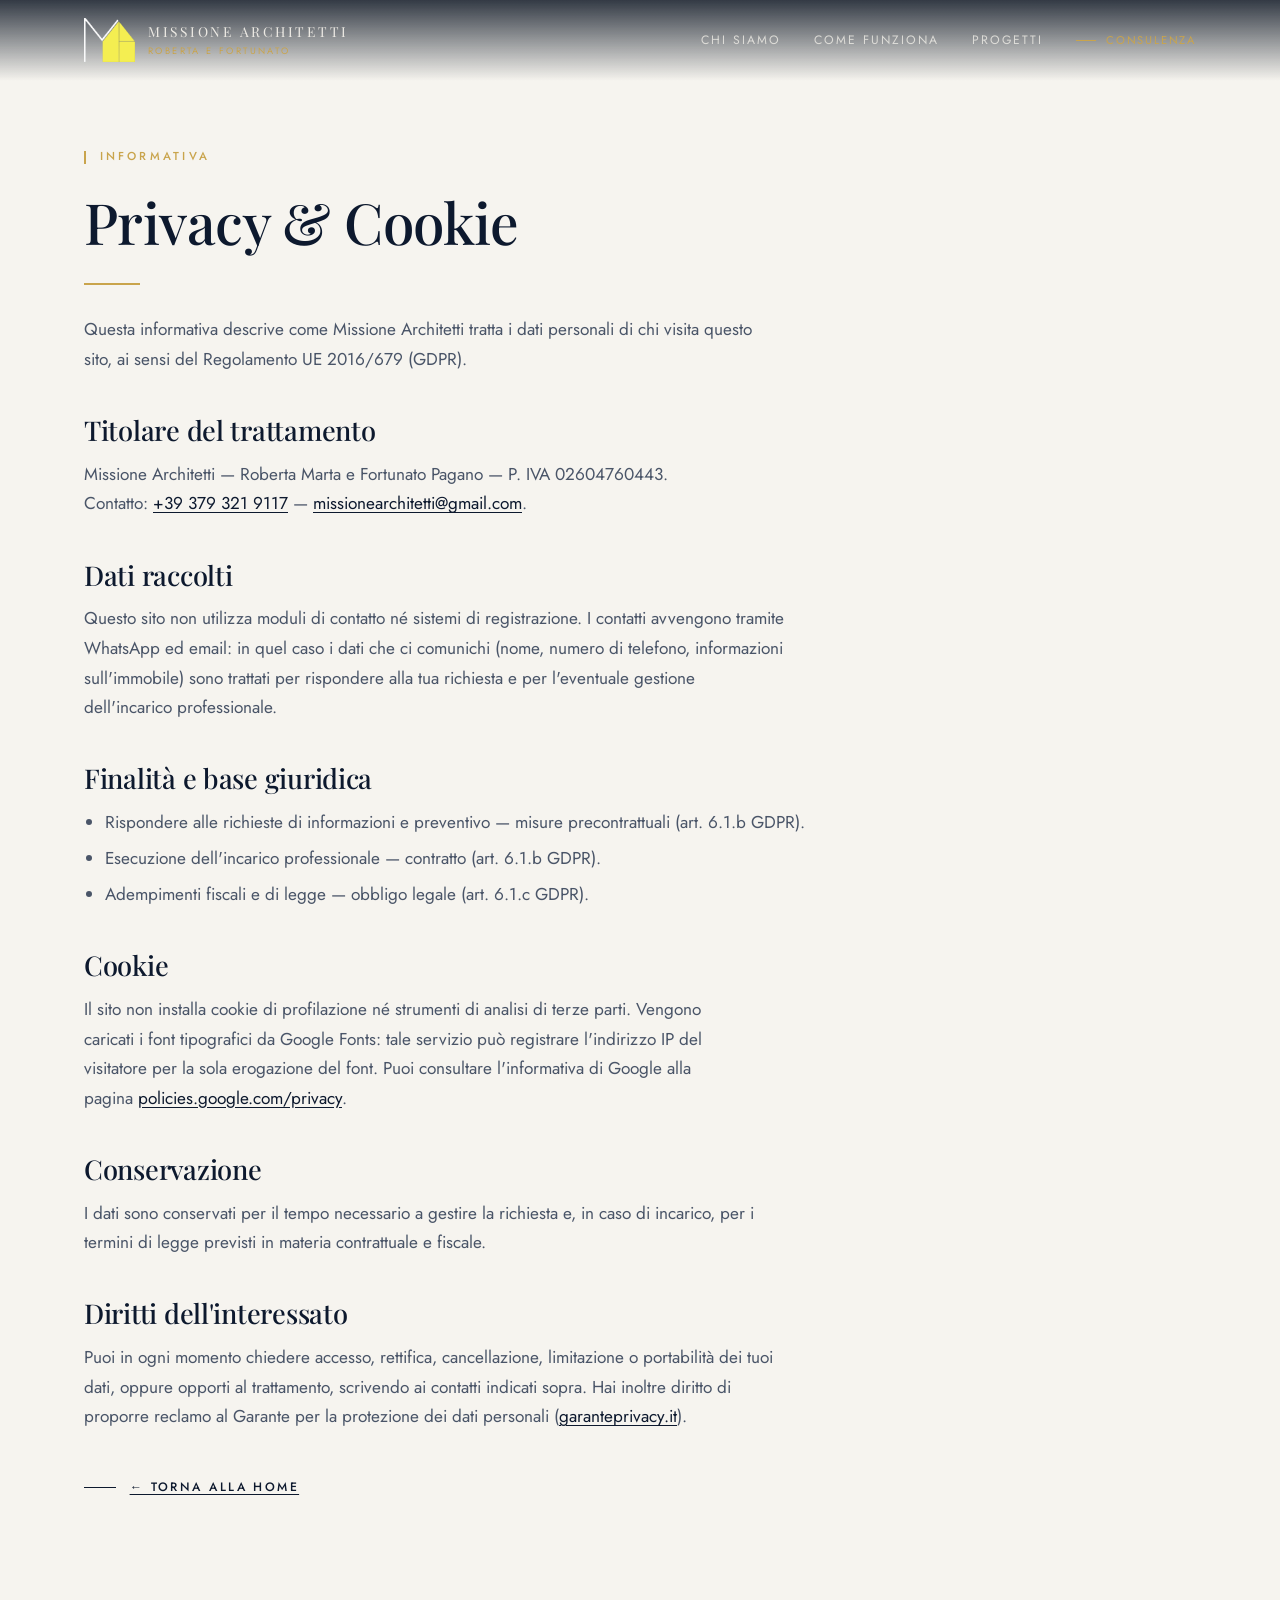
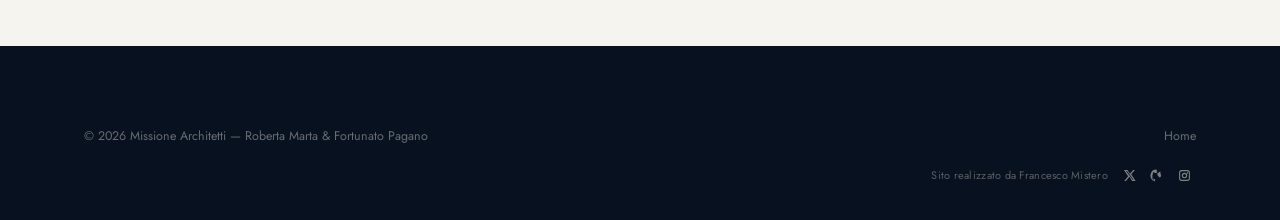
<file: privacy.html>
<!DOCTYPE html>
<html lang="it">
<head>
<meta charset="UTF-8">
<meta name="viewport" content="width=device-width, initial-scale=1">
<title>Privacy | Missione Architetti</title>
<meta name="description" content="Informativa privacy e cookie di Missione Architetti.">
<meta name="robots" content="noindex, follow">
<meta name="theme-color" content="#0D192E">
<link rel="canonical" href="https://www.missionearchitetti.it/privacy">
<link rel="icon" href="/favicon.ico" sizes="16x16 32x32 48x48">
<link rel="icon" type="image/png" href="/assets/img/favicon-96.png" sizes="96x96">
<link rel="icon" type="image/png" href="/assets/img/favicon-192.png" sizes="192x192">
<link rel="icon" type="image/png" href="/assets/img/favicon-512.png" sizes="512x512">
<link rel="apple-touch-icon" href="/assets/img/apple-touch-icon.png">
<link rel="preconnect" href="https://fonts.googleapis.com">
<link rel="preconnect" href="https://fonts.gstatic.com" crossorigin>
<link href="https://fonts.googleapis.com/css2?family=Cormorant+Garamond:ital,wght@0,400;0,500;1,400&family=Playfair+Display:wght@400;500;600&family=Jost:wght@300;400;500;600&display=swap" rel="stylesheet">
<link rel="stylesheet" href="assets/style.css">
<style>
  .legal{padding-top:clamp(9rem,16vh,12rem)}
  .legal h2{font-size:clamp(1.3rem,1.1rem + .8vw,1.7rem); margin:2.6rem 0 .9rem}
  .legal p, .legal li{color:var(--ink-soft); max-width:70ch}
  .legal ul{list-style:disc; padding-left:1.3rem; margin-top:.6rem}
  .legal li{margin-bottom:.4rem}
  .legal a{color:var(--navy); text-decoration:underline; text-underline-offset:3px}
</style>
</head>
<body>

<header class="nav is-stuck" id="nav">
  <div class="nav__inner">
    <a class="nav__logo" href="/" aria-label="Missione Architetti — home">
      <img src="assets/img/logo-icon.png" alt="">
      <span>Missione Architetti<small>Roberta e Fortunato</small></span>
    </a>
    <nav class="nav__links" id="navLinks" aria-label="Navigazione principale">
      <a href="/#chi-siamo">Chi siamo</a>
      <a href="/#metodo">Come funziona</a>
      <a href="/progetti">Progetti</a>
      <a class="btn btn--gold" href="https://wa.me/393793219117?text=Salve%2C%20Ciao%20Missione%20Architetti!%0AVorrei%20ricevere%20maggiori%20informazioni%20sui%20vostri%20servizi%20e%2C%20se%20possibile%2C%20fissare%20una%20consulenza." target="_blank" rel="noopener">Consulenza</a>
    </nav>
    <button class="nav__toggle" id="navToggle" aria-label="Apri il menu" aria-expanded="false" aria-controls="navLinks"><span></span></button>
  </div>
</header>

<main class="section section--cream legal">
  <div class="wrap">
    <span class="eyebrow">Informativa</span>
    <h1 class="h-section">Privacy &amp; Cookie</h1>
    <div class="rule"></div>

    <p>Questa informativa descrive come Missione Architetti tratta i dati personali di chi
    visita questo sito, ai sensi del Regolamento UE 2016/679 (GDPR).</p>

    <h2>Titolare del trattamento</h2>
    <p>Missione Architetti — Roberta Marta e Fortunato Pagano — P. IVA 02604760443.<br>
    Contatto: <a href="https://wa.me/393793219117?text=Salve%2C%20Ciao%20Missione%20Architetti!%0AVorrei%20ricevere%20maggiori%20informazioni%20sui%20vostri%20servizi%20e%2C%20se%20possibile%2C%20fissare%20una%20consulenza." target="_blank" rel="noopener">+39 379 321 9117</a> —
    <a href="mailto:missionearchitetti@gmail.com">missionearchitetti@gmail.com</a>.</p>
    <!-- DA COMPLETARE: ragione sociale, sede legale ed email PEC/ordinaria -->

    <h2>Dati raccolti</h2>
    <p>Questo sito non utilizza moduli di contatto né sistemi di registrazione. I contatti
    avvengono tramite WhatsApp ed email: in quel caso i dati che ci comunichi (nome,
    numero di telefono, informazioni sull'immobile) sono trattati per rispondere alla tua
    richiesta e per l'eventuale gestione dell'incarico professionale.</p>

    <h2>Finalità e base giuridica</h2>
    <ul>
      <li>Rispondere alle richieste di informazioni e preventivo — misure precontrattuali (art. 6.1.b GDPR).</li>
      <li>Esecuzione dell'incarico professionale — contratto (art. 6.1.b GDPR).</li>
      <li>Adempimenti fiscali e di legge — obbligo legale (art. 6.1.c GDPR).</li>
    </ul>

    <h2>Cookie</h2>
    <p>Il sito non installa cookie di profilazione né strumenti di analisi di terze parti.
    Vengono caricati i font tipografici da Google Fonts: tale servizio può registrare
    l'indirizzo IP del visitatore per la sola erogazione del font. Puoi consultare
    l'informativa di Google alla pagina
    <a href="https://policies.google.com/privacy" target="_blank" rel="noopener">policies.google.com/privacy</a>.</p>
    <!-- Se in futuro aggiungi Google Analytics, Meta Pixel o un modulo di contatto,
         questa sezione va aggiornata e va inserito un banner di consenso cookie. -->

    <h2>Conservazione</h2>
    <p>I dati sono conservati per il tempo necessario a gestire la richiesta e, in caso di
    incarico, per i termini di legge previsti in materia contrattuale e fiscale.</p>

    <h2>Diritti dell'interessato</h2>
    <p>Puoi in ogni momento chiedere accesso, rettifica, cancellazione, limitazione o
    portabilità dei tuoi dati, oppure opporti al trattamento, scrivendo ai contatti indicati
    sopra. Hai inoltre diritto di proporre reclamo al Garante per la protezione dei dati
    personali (<a href="https://www.garanteprivacy.it" target="_blank" rel="noopener">garanteprivacy.it</a>).</p>

    <div class="btn-row">
      <a class="btn btn--ghost" href="/">← Torna alla home</a>
    </div>
  </div>
</main>

<footer class="footer">
  <div class="wrap">
    <div class="footer__bottom" style="border-top:0; padding-top:0">
      <p>© <span id="year">2026</span> Missione Architetti — Roberta Marta &amp; Fortunato Pagano</p>
      <p><a href="/">Home</a></p>
    </div>
    <div class="footer__credit">
      <span>Sito realizzato da Francesco Mistero</span>
      <nav class="footer__credit-links" aria-label="Profili di Francesco Mistero">
        <a href="https://x.com/Kappaemmedev" target="_blank" rel="noopener noreferrer" aria-label="Francesco Mistero su X"><svg viewBox="0 0 24 24" aria-hidden="true"><path d="M18.9 2H22l-6.8 7.8L23.2 22h-6.3l-5-7.5L5.3 22H2.2l7.3-8.4L1.8 2h6.5l4.5 6.9L18.9 2Zm-1.1 18h1.7L7.4 3.9H5.6L17.8 20Z"/></svg></a>
        <a href="https://github.com/Kappaemme-git" target="_blank" rel="noopener noreferrer" aria-label="Francesco Mistero su GitHub"><svg viewBox="0 0 24 24" aria-hidden="true"><path d="M12 .8a11.2 11.2 0 0 0-3.5 21.8c.6.1.8-.3.8-.6v-2.1c-3.3.7-4-1.4-4-1.4-.5-1.3-1.2-1.6-1.2-1.6-1.1-.8.1-.8.1-.8 1.2.1 1.8 1.2 1.8 1.2 1 .1.8 2.5 2.6 3.1.3-.7.7-1.2 1.2-1.5-2.7-.3-5.5-1.3-5.5-6.1 0-1.4.5-2.5 1.2-3.4-.1-.3-.5-1.6.1-3.3 0 0 1-.3 3.5 1.3a12 12 0 0 1 6.4 0C18 4.5 19 4.8 19 4.8c.6 1.7.2 3 .1 3.3.8.9 1.2 2 1.2 3.4 0 4.8-2.8 5.5-6.1.7.6 1.3 1.7 1.3 3.3V22c0 .3.2.7.8.6A11.2 11.2 0 0 0 12 .8Z"/></svg></a>
        <a href="https://www.instagram.com/kappaemme.dev/" target="_blank" rel="noopener noreferrer" aria-label="Francesco Mistero su Instagram"><svg viewBox="0 0 24 24" aria-hidden="true"><path d="M7 2h10a5 5 0 0 1 5 5v10a5 5 0 0 1-5 5H7a5 5 0 0 1-5-5V7a5 5 0 0 1 5-5Zm0 2a3 3 0 0 0-3 3v10a3 3 0 0 0 3 3h10a3 3 0 0 0 3-3V7a3 3 0 0 0-3-3H7Zm5 3a5 5 0 1 1 0 10 5 5 0 0 1 0-10Zm0 2a3 3 0 1 0 0 6 3 3 0 0 0 0-6Zm5.5-2.8a1.3 1.3 0 1 1 0 2.6 1.3 1.3 0 0 1 0-2.6Z"/></svg></a>
      </nav>
    </div>
  </div>
</footer>

<script src="assets/script.js"></script>
</body>
</html>
</file>
<file: assets/style.css>
/* ==========================================================================
   MISSIONE ARCHITETTI — Roberta Marta & Fortunato Pagano
   Palette derivata dal logo e dalla comunicazione Instagram
   ========================================================================== */

:root{
  /* Colori */
  --navy:        #0D192E;
  --navy-deep:   #08111F;
  --navy-soft:   #16243D;
  --navy-line:   rgba(237,234,228,.14);

  --gold:        #C9A44C;
  --gold-light:  #DFC07A;
  --gold-dim:    rgba(201,164,76,.28);

  --cream:       #EDEAE4;
  --cream-warm:  #F6F4EF;
  --white:       #FFFFFF;

  --ink:         #0D192E;
  --ink-soft:    #4A5568;
  --ink-mute:    #7C8798;

  /* Accento dal logo, usato con parsimonia */
  --yellow:      #F4EE51;

  /* Tipografia */
  --serif: "Cormorant Garamond", "Playfair Display", Georgia, serif;
  --display: "Playfair Display", Georgia, serif;
  --sans: "Jost", "Helvetica Neue", Arial, sans-serif;

  /* Ritmo */
  --pad: clamp(1.25rem, 5vw, 4rem);
  --section: clamp(5rem, 11vw, 9.5rem);
  --maxw: 1240px;
  --radius: 2px;

  --ease: cubic-bezier(.22,.61,.36,1);
}

/* ---------- Reset ---------- */
*,*::before,*::after{box-sizing:border-box}
*{margin:0}
html{-webkit-text-size-adjust:100%; scroll-behavior:smooth; overflow-x:clip}
@media (prefers-reduced-motion: reduce){
  html{scroll-behavior:auto}
  *,*::before,*::after{animation-duration:.001ms !important; transition-duration:.001ms !important}
}
body{
  font-family:var(--sans);
  font-size:clamp(1rem,.96rem + .2vw,1.075rem);
  line-height:1.72;
  color:var(--ink);
  background:var(--cream-warm);
  -webkit-font-smoothing:antialiased;
  overflow-x:clip;
}
img,video,svg{display:block; max-width:100%; height:auto}
a{color:inherit; text-decoration:none}
button{font:inherit; color:inherit; background:none; border:0; cursor:pointer}
ul{list-style:none; padding:0}
::selection{background:var(--gold); color:var(--navy)}

/* ---------- Layout ---------- */
.wrap{width:100%; max-width:var(--maxw); margin-inline:auto; padding-inline:var(--pad)}
.section{padding-block:var(--section)}
.section--navy{background:var(--navy); color:var(--cream)}
.section--cream{background:var(--cream-warm)}
.section--tint{background:var(--cream)}

/* ---------- Tipografia ---------- */
.eyebrow{
  display:inline-flex; align-items:center; gap:.85rem;
  font-family:var(--sans);
  font-size:.72rem; font-weight:500;
  letter-spacing:.28em; text-transform:uppercase;
  color:var(--gold);
  margin-bottom:1.5rem;
}
.eyebrow::before{content:""; width:2px; height:1.15em; background:var(--gold); flex:none}
/* Blocco introduttivo: occhiello, titolo, filetto e testo tutti sullo stesso
   margine sinistro. Usato identico in ogni sezione. */
.intro{margin-bottom:clamp(2.6rem,5vw,4rem)}
/* Testo introduttivo un po' più grande: riempie la riga invece di lasciare
   mezza pagina vuota a destra, restando comodo da leggere. */
.intro .lede,.intro p{
  max-width:68ch;
  font-size:clamp(1.1rem, 1rem + .45vw, 1.35rem);
  line-height:1.7;
}

h1,h2,h3,h4{font-family:var(--display); font-weight:500; line-height:1.08; letter-spacing:-.01em}

.h-display{
  font-size:clamp(2.6rem, 1.4rem + 5.4vw, 5.4rem);
  line-height:1.02;
  letter-spacing:-.025em;
}
.h-section{
  font-size:clamp(2.05rem, 1.3rem + 3.1vw, 3.55rem);
  line-height:1.08;
  margin-bottom:1.4rem;
  text-wrap:balance;
}
/* Sotto una certa larghezza le interruzioni manuali peggiorano il testo:
   lo lasciamo andare a capo da solo. */
@media (max-width:760px){
  .h-section br,.h-display br,.page-hero h1 br,.hero__lede br,.lede br{display:none}
  .h-section,.h-display{text-wrap:pretty}
}
.h-card{font-size:1.22rem; line-height:1.25; letter-spacing:0}

.gold{color:var(--gold)}
.on-navy .gold{color:var(--gold-light)}
/* Il giallo del logo: solo su fondo scuro, dove ha contrasto */
.yellow{color:var(--yellow)}
em.soft{font-style:italic; font-family:var(--serif); font-weight:400}

/* text-wrap:pretty impedisce che l'ultima riga resti con una parola sola */
p,li,dd,blockquote{text-wrap:pretty}

.lede{
  font-size:clamp(1.06rem,1rem + .35vw,1.22rem);
  line-height:1.75;
  color:var(--ink-soft);
  max-width:64ch;
}
.section--navy .lede{color:rgba(237,234,228,.76)}

.rule{width:56px; height:2px; background:var(--gold); margin:1.9rem 0}

/* ---------- Bottoni ----------
   Un unico stile in tutto il sito: filetto, scritta, freccia. Nessun riquadro. */
.btn{
  display:inline-flex; align-items:center; gap:.85rem;
  padding:.45rem 0; border:0; background:none;
  font-family:var(--sans); font-size:.76rem; font-weight:500;
  letter-spacing:.2em; text-transform:uppercase;
  color:var(--gold);
  transition:color .4s var(--ease);
}
.btn::before{
  content:""; flex:none; width:32px; height:1px; background:currentColor;
  transition:width .45s var(--ease);
}
.btn:hover::before{width:50px}
.btn svg{width:1.05em; height:1.05em; flex:none; transition:transform .4s var(--ease)}
.btn:hover svg{transform:translateX(5px)}

.btn--gold{color:var(--gold)}
.btn--gold:hover{color:var(--gold-light)}

.btn--outline{color:rgba(237,234,228,.82)}
.btn--outline:hover{color:var(--cream)}

.btn--ghost{color:var(--navy)}
.btn--ghost:hover{color:var(--gold)}

.btn-row{display:flex; flex-wrap:wrap; gap:1.4rem 2.6rem; margin-top:2.4rem}

/* ==========================================================================
   NAV
   ========================================================================== */
.nav{
  position:fixed; inset:0 0 auto 0; z-index:100;
  padding-block:1.15rem;
  transition:background .45s var(--ease), padding .45s var(--ease), box-shadow .45s var(--ease);
}
.nav::after{
  content:""; position:absolute; inset:0; z-index:-1;
  background:linear-gradient(to bottom, rgba(8,17,31,.82), rgba(8,17,31,0));
  transition:opacity .45s var(--ease);
}
.nav.is-stuck{background:rgba(8,17,31,.94); backdrop-filter:blur(14px); padding-block:.65rem; box-shadow:0 1px 0 var(--navy-line)}
.nav.is-stuck::after{opacity:0}

.nav__inner{
  max-width:var(--maxw); margin-inline:auto; padding-inline:var(--pad);
  display:flex; align-items:center; justify-content:space-between; gap:2rem;
}
.nav__logo{display:flex; align-items:center; gap:.8rem}
.nav__logo img{height:44px; width:auto; transition:height .45s var(--ease)}
.nav.is-stuck .nav__logo img{height:36px}
.nav__logo span{
  font-family:var(--display); font-size:.86rem; letter-spacing:.2em;
  text-transform:uppercase; color:var(--cream); line-height:1.3;
}
.nav__logo span small{display:block; font-family:var(--sans); font-size:.58rem; letter-spacing:.26em; color:var(--gold); margin-top:.25rem}

.nav__links{display:flex; align-items:center; gap:2.1rem}
.nav__links a{
  font-size:.76rem; font-weight:400; letter-spacing:.16em; text-transform:uppercase;
  color:rgba(237,234,228,.82); position:relative; padding-block:.3rem;
  transition:color .3s var(--ease);
}
.nav__links a::after{
  content:""; position:absolute; left:0; bottom:0; width:0; height:1px;
  background:var(--gold); transition:width .35s var(--ease);
}
.nav__links a:hover{color:var(--cream)}
.nav__links a:hover::after{width:100%}
.nav__links .btn{font-size:.7rem; color:var(--gold); gap:.6rem}
.nav__links .btn::before{width:20px}
.nav__links .btn:hover::before{width:32px}
.nav__links .btn::after{display:none}

.nav__toggle{display:none; width:44px; height:44px; align-items:center; justify-content:center; color:var(--cream)}
.nav__toggle span{display:block; width:24px; height:1.5px; background:currentColor; position:relative; transition:background .3s}
.nav__toggle span::before,.nav__toggle span::after{
  content:""; position:absolute; left:0; width:24px; height:1.5px; background:currentColor;
  transition:transform .35s var(--ease), top .35s var(--ease);
}
.nav__toggle span::before{top:-7px} .nav__toggle span::after{top:7px}
.nav.is-open .nav__toggle span{background:transparent}
.nav.is-open .nav__toggle span::before{top:0; transform:rotate(45deg)}
.nav.is-open .nav__toggle span::after{top:0; transform:rotate(-45deg)}

/* ==========================================================================
   HERO
   ========================================================================== */
.hero{
  position:relative; min-height:100svh;
  display:flex; align-items:flex-end;
  background:var(--navy-deep); color:var(--cream);
  overflow:hidden; isolation:isolate;
  padding-block:clamp(7rem,14vh,10rem) clamp(3rem,7vh,5.5rem);
}
.hero__media{position:absolute; inset:0; z-index:-2}
.hero__media video,.hero__media img{width:100%; height:100%; object-fit:cover}
.hero__media::after{
  content:""; position:absolute; inset:0;
  background:
    linear-gradient(to top, rgba(8,17,31,.96) 0%, rgba(8,17,31,.72) 38%, rgba(8,17,31,.42) 68%, rgba(8,17,31,.68) 100%),
    radial-gradient(120% 90% at 20% 100%, rgba(13,25,46,.7), transparent 65%);
}
.hero__inner{width:100%; max-width:var(--maxw); margin-inline:auto; padding-inline:var(--pad)}
.hero__mark{height:clamp(66px,9vw,102px); width:auto; margin-bottom:2rem; opacity:.96}
.hero h1{max-width:16ch}
.hero__lede{
  margin-top:1.9rem; max-width:60ch;
  color:rgba(237,234,228,.8);
  font-size:clamp(1.05rem,1rem + .34vw,1.25rem); line-height:1.65;
}


/* ---------- Barra valori ---------- */
.pillars{background:var(--navy); color:var(--cream); border-top:1px solid var(--navy-line)}
.pillars__grid{display:grid; grid-template-columns:repeat(3,1fr); gap:0; padding-block:clamp(2.5rem,5vw,3.6rem)}
.pillar{padding:1.6rem clamp(1rem,2.6vw,2.4rem); display:flex; gap:1.1rem; align-items:flex-start}
.pillar + .pillar{border-left:1px solid var(--navy-line)}
.pillar svg{width:30px; height:30px; flex:none; color:var(--gold); stroke-width:1.15}
.pillar h3{
  font-family:var(--sans); font-size:.78rem; font-weight:500;
  letter-spacing:.17em; text-transform:uppercase; color:var(--cream);
  line-height:1.4; margin-bottom:.7rem;
}
.pillar p{font-size:.92rem; line-height:1.6; color:rgba(237,234,228,.62)}

/* ==========================================================================
   CHI SIAMO
   ========================================================================== */

/* Team */
.team{display:grid; grid-template-columns:repeat(2,1fr); gap:clamp(1.4rem,3vw,2.6rem); margin-top:clamp(3.5rem,7vw,5.5rem)}
.member{
  position:relative; overflow:hidden; border-radius:var(--radius);
  background:var(--navy-soft); cursor:pointer; outline:none;
}
.member:focus-visible{box-shadow:0 0 0 2px var(--gold)}
.member img{width:100%; aspect-ratio:4/5; object-fit:cover; transition:transform 1s var(--ease), filter .6s var(--ease)}
.member:hover img{transform:scale(1.035)}
.member.is-open img{filter:blur(2px) brightness(.6)}

.member__body{
  position:absolute; inset:auto 0 0 0; padding:clamp(1.2rem,3vw,2rem);
  background:linear-gradient(to top, rgba(8,17,31,.94), rgba(8,17,31,.55) 55%, transparent);
  transition:opacity .45s var(--ease), transform .45s var(--ease);
}
.member__body p{font-size:.72rem; letter-spacing:.22em; text-transform:uppercase; color:var(--gold-light)}
.member__body h3{font-family:var(--display); font-size:clamp(1.2rem,1rem + .8vw,1.7rem); color:var(--cream); margin-top:.35rem}
.member:hover .member__body,
.member:focus-within .member__body,
.member.is-open .member__body{opacity:0; transform:translateY(14px)}

/* Suggerimento "Scopri di più" */
.member__hint{
  display:inline-flex; align-items:center; gap:.5rem; margin-top:.9rem;
  font-size:.68rem; letter-spacing:.18em; text-transform:uppercase;
  color:rgba(237,234,228,.62);
  transition:color .35s var(--ease);
}
.member__hint svg{width:15px; height:15px; stroke-width:1.4; color:var(--gold)}
.member:hover .member__hint{color:var(--cream)}

/* Pannello bio */
.member__bio{
  position:absolute; inset:0; z-index:2;
  display:flex; flex-direction:column; justify-content:center;
  padding:clamp(1.5rem,3.4vw,2.4rem);
  background:linear-gradient(to top, rgba(8,17,31,.97), rgba(13,25,46,.93));
  opacity:0; visibility:hidden;
  transition:opacity .5s var(--ease), visibility .5s;
}
.member:hover .member__bio,
.member:focus-within .member__bio,
.member.is-open .member__bio{opacity:1; visibility:visible}

.member__bio .member__role{font-size:.68rem; letter-spacing:.24em; text-transform:uppercase; color:var(--gold)}
.member__bio h3{font-family:var(--display); font-size:clamp(1.25rem,1rem + .85vw,1.75rem); color:var(--cream); margin-top:.3rem}
.member__rule{display:block; width:44px; height:2px; background:var(--gold); margin:1.1rem 0 1.3rem}
.member__text p{font-size:clamp(.88rem,.85rem + .12vw,.96rem); line-height:1.68; color:rgba(237,234,228,.76)}
.member__text p + p{margin-top:.85rem}

/* Il pannello entra dal basso, con un filo di ritardo */
.member__bio > *{transform:translateY(12px); opacity:0; transition:transform .55s var(--ease), opacity .55s var(--ease)}
.member:hover .member__bio > *,
.member:focus-within .member__bio > *,
.member.is-open .member__bio > *{transform:none; opacity:1}
.member__bio > *:nth-child(2){transition-delay:.06s}
.member__bio > *:nth-child(3){transition-delay:.1s}
.member__bio > *:nth-child(4){transition-delay:.15s}

/* Chiusura: serve solo al tocco, su desktop basta togliere il mouse */
.member__close{
  display:none; position:absolute; top:.9rem; right:.9rem;
  width:38px; height:38px; border-radius:50%;
  align-items:center; justify-content:center;
  border:1px solid rgba(237,234,228,.28); color:var(--cream);
}
.member__close svg{width:16px; height:16px}

/* ==========================================================================
   COME FUNZIONA — timeline
   ========================================================================== */
.steps{display:grid; grid-template-columns:repeat(3,1fr); gap:clamp(1.6rem,4vw,3.2rem); position:relative}
.steps::before{
  content:""; position:absolute; top:33px; left:0; right:8%; height:1px;
  background:repeating-linear-gradient(to right, var(--gold-dim) 0 7px, transparent 7px 14px);
}
.step{position:relative}
.step__num{
  width:66px; height:66px; margin:0 0 1.6rem;
  display:grid; place-items:center; border-radius:50%;
  background:var(--navy); color:var(--gold); border:1px solid var(--gold-dim);
  font-family:var(--display); font-size:1.25rem; position:relative; z-index:1;
}
.section--navy .step__num{background:var(--navy-soft)}
.step h3{font-family:var(--sans); font-size:.84rem; font-weight:500; letter-spacing:.16em; text-transform:uppercase; margin-bottom:.75rem}
.step p{font-size:.96rem; color:var(--ink-soft); max-width:32ch}
.section--navy .step p{color:rgba(237,234,228,.66)}

/* ==========================================================================
   COSA RICEVI — deliverable
   ========================================================================== */
.deliver{display:grid; grid-template-columns:1fr}

.dlist{display:grid; gap:0}
.dlist li{display:flex; gap:1.35rem; padding:1.5rem 0; border-bottom:1px solid rgba(13,25,46,.1)}
.section--navy .dlist li{border-color:var(--navy-line)}
.dlist li:first-child{padding-top:0}
.dlist li:last-child{border-bottom:0}
.dlist__ico{
  width:44px; height:44px; flex:none; border-radius:50%;
  display:grid; place-items:center; background:var(--navy); color:var(--gold);
}
.dlist__ico svg{width:20px; height:20px; stroke-width:1.3}
.dlist h3{font-family:var(--sans); font-size:.82rem; font-weight:600; letter-spacing:.13em; text-transform:uppercase; margin-bottom:.4rem}
.dlist p{font-size:.95rem; line-height:1.62; color:var(--ink-soft)}
.section--navy .dlist p{color:rgba(237,234,228,.66)}

/* ==========================================================================
   PROGETTI — griglia video
   ========================================================================== */
.projects__head{display:flex; flex-wrap:wrap; align-items:flex-end; justify-content:space-between; gap:2rem}
.pgrid{
  display:grid; grid-template-columns:repeat(12,1fr);
  gap:clamp(.9rem,2vw,1.6rem);
  margin-top:clamp(2.8rem,6vw,4.2rem);
}
.pcard{
  position:relative; overflow:hidden; border-radius:var(--radius);
  background:var(--navy-soft); cursor:pointer; isolation:isolate;
}
.pcard--wide{grid-column:span 7} .pcard--tall{grid-column:span 5}
.pcard--half{grid-column:span 6}
.pcard video,.pcard img{width:100%; height:100%; object-fit:cover; transition:transform 1.1s var(--ease), filter .6s var(--ease)}
.pcard--wide video,.pcard--wide img,.pcard--half video,.pcard--half img{aspect-ratio:16/10}
.pcard--tall video,.pcard--tall img{aspect-ratio:3/4}
.pcard:hover video,.pcard:hover img{transform:scale(1.04)}
.pcard::after{
  content:""; position:absolute; inset:0; z-index:1; pointer-events:none;
  background:linear-gradient(to top, rgba(8,17,31,.88), rgba(8,17,31,.12) 55%, transparent);
}
.pcard__body{position:absolute; inset:auto 0 0 0; z-index:2; padding:clamp(1.15rem,2.6vw,1.9rem); pointer-events:none}
.pcard__body span{font-size:.66rem; letter-spacing:.24em; text-transform:uppercase; color:var(--gold-light)}
.pcard__body h3{font-family:var(--display); font-size:clamp(1.15rem,1rem + .6vw,1.55rem); color:var(--cream); margin-top:.3rem}
.pcard__play{
  position:absolute; top:clamp(.9rem,2vw,1.4rem); right:clamp(.9rem,2vw,1.4rem); z-index:2;
  width:42px; height:42px; border-radius:50%; display:grid; place-items:center;
  background:rgba(8,17,31,.55); border:1px solid rgba(237,234,228,.3); color:var(--cream);
  backdrop-filter:blur(6px); transition:background .35s var(--ease), color .35s var(--ease), border-color .35s;
}
.pcard:hover .pcard__play{background:var(--gold); color:var(--navy); border-color:var(--gold)}
.pcard__play svg{width:15px; height:15px}

.projects__note{
  margin-top:2.4rem; font-size:.85rem; color:rgba(237,234,228,.5);
  display:flex; align-items:center; gap:.7rem;
}
.projects__note::before{content:""; width:22px; height:1px; background:var(--gold-dim)}

/* ---------- Anteprima progetti in home ---------- */
.teaser{display:grid; grid-template-columns:repeat(3,1fr); gap:clamp(.9rem,2vw,1.5rem); margin-top:clamp(2.6rem,5vw,3.8rem)}
.teaser .pcard{grid-column:auto}
.teaser .pcard img,.teaser .pcard video{aspect-ratio:4/5}
.teaser__cta{display:flex; margin-top:clamp(2.2rem,4vw,3rem)}

/* ==========================================================================
   PAGINA PROGETTI
   ========================================================================== */
.page-hero{
  background:var(--navy); color:var(--cream);
  padding-block:clamp(9rem,17vh,13rem) clamp(3.5rem,7vw,5.5rem);
  position:relative; overflow:hidden;
}
.page-hero::after{
  content:""; position:absolute; right:-8%; top:-30%; width:46%; aspect-ratio:1;
  border:1px solid var(--navy-line); border-radius:50%; pointer-events:none;
}
.page-hero h1{font-size:clamp(2.4rem,1.5rem + 3.8vw,4.4rem); max-width:14ch}
.page-hero .lede{margin-top:1.8rem}

.projects-list{display:grid; gap:clamp(4rem,9vw,7.5rem)}

/* Colonne uguali: così il video ha la stessa larghezza sia a sinistra che a destra */
.project{display:grid; grid-template-columns:1fr 1fr; gap:clamp(2rem,5vw,4.5rem); align-items:start}
.project:nth-child(even) .project__side{order:2}

.project__media{
  position:relative; overflow:hidden; border-radius:var(--radius);
  background:var(--navy-soft); cursor:pointer; isolation:isolate;
}
.project__media video,.project__media img{width:100%; height:100%; object-fit:cover; transition:transform 1.1s var(--ease)}
.project__media:hover video,.project__media:hover img{transform:scale(1.035)}
/* Stessa proporzione per tutti i video: la sequenza scorre regolare */
.project__media video,.project__media img{aspect-ratio:4/3}
.project__media::after{background:linear-gradient(to top, rgba(8,17,31,.22), transparent 40%)}
.project__media .pcard__play{opacity:1}

.project__gallery{
  display:grid; grid-template-columns:repeat(3,minmax(0,1fr));
  gap:clamp(.45rem,1vw,.75rem); margin-top:clamp(.45rem,1vw,.75rem);
}
.project__gallery--two{grid-template-columns:repeat(2,minmax(0,1fr))}
.project__shot{
  position:relative; overflow:hidden; border-radius:var(--radius);
  background:var(--navy-soft);
}
.project__shot img{
  width:100%; aspect-ratio:4/3; object-fit:cover;
  transition:transform .65s var(--ease), filter .45s var(--ease);
}
.project__shot:hover img{transform:scale(1.045); filter:brightness(.88)}
.project__shot:focus-visible{outline:2px solid var(--gold); outline-offset:3px}

.project h2{font-size:clamp(1.7rem,1.3rem + 1.7vw,2.6rem); margin:-.45rem 0 1.1rem}

/* La categoria sta sopra il video, allineata al suo bordo sinistro.
   La colonna di testo viene abbassata dello stesso ingombro, così il titolo
   parte dal bordo alto del video e non da quello dell'etichetta. */
.project{--cat-h:calc(.7rem * 1.4 + .85rem)}
.project__side{display:flex; flex-direction:column}
.project__cat{
  margin:0 0 .85rem; line-height:1.4;
  font-size:.7rem; letter-spacing:.24em; text-transform:uppercase;
  color:var(--ink-mute);
}
.project__text{padding-top:var(--cat-h)}
.section--navy .project__cat{color:rgba(237,234,228,.5)}
.project__desc{font-size:1rem; line-height:1.75; color:var(--ink-soft)}
.section--navy .project__desc{color:rgba(237,234,228,.72)}
.project__desc p + p{margin-top:.9rem}

/* Chiusura della galleria: pannello scuro con il marchio in filigrana */
.soon{
  position:relative; overflow:hidden; isolation:isolate;
  margin-top:clamp(4rem,8vw,6.5rem);
  padding:clamp(2.6rem,5.5vw,4.5rem);
  background:var(--navy); color:var(--cream);
  border-radius:var(--radius);
}
.soon::before{                      /* alone luminoso in basso a destra */
  content:""; position:absolute; z-index:-1; inset:auto -10% -60% auto;
  width:52%; aspect-ratio:1; border-radius:50%;
  background:radial-gradient(circle, rgba(201,164,76,.16), transparent 68%);
}
.soon::after{                       /* cerchio sottile, come sull'intestazione */
  content:""; position:absolute; z-index:-1; inset:-42% -14% auto auto;
  width:44%; aspect-ratio:1; border:1px solid var(--navy-line); border-radius:50%;
}
.soon__mark{
  position:absolute; z-index:-1; right:clamp(-2rem,-1vw,0rem); bottom:-14%;
  width:clamp(170px,24vw,320px); height:auto; opacity:.09;
  pointer-events:none;
}
.soon__body{position:relative; max-width:52ch}
.soon h3{
  font-family:var(--display); font-weight:500; line-height:1.06;
  font-size:clamp(1.9rem,1.4rem + 2.1vw,3rem);
  margin-bottom:1.3rem;
}
.soon p{color:rgba(237,234,228,.7); max-width:52ch}
.soon p + p{margin-top:1rem}
.soon .btn{margin-top:2.2rem}
.soon .btn{color:var(--gold)}
.soon .btn:hover{color:var(--gold-light)}

/* Lightbox */
.lb{
  position:fixed; inset:0; z-index:200; display:grid; place-items:center;
  background:rgba(6,12,22,.94); backdrop-filter:blur(8px);
  opacity:0; visibility:hidden; transition:opacity .4s var(--ease), visibility .4s;
  padding:clamp(1rem,4vw,3rem);
}
.lb.is-open{opacity:1; visibility:visible}
.lb video,.lb > img{max-width:min(100%,1100px); max-height:86svh; width:auto; border-radius:var(--radius)}
.lb > img{height:auto; object-fit:contain}
.lb video[hidden],.lb > img[hidden]{display:none}
.lb__close{
  position:absolute; top:clamp(1rem,3vw,2rem); right:clamp(1rem,3vw,2rem);
  width:46px; height:46px; border-radius:50%; display:grid; place-items:center;
  border:1px solid rgba(237,234,228,.28); color:var(--cream); transition:background .3s, color .3s;
}
.lb__close:hover{background:var(--gold); color:var(--navy); border-color:var(--gold)}
.lb__close svg{width:18px; height:18px}

/* ==========================================================================
   PERCHÉ NOI
   ========================================================================== */
.why{display:grid; grid-template-columns:repeat(2,1fr); gap:clamp(1.6rem,3.5vw,2.8rem); margin-top:clamp(3rem,6vw,4.5rem)}
.wcard{
  padding:clamp(1.8rem,3.5vw,2.6rem);
  background:var(--navy-soft); border:1px solid var(--navy-line); border-radius:var(--radius);
  transition:border-color .45s var(--ease), transform .45s var(--ease), background .45s var(--ease);
}
.wcard:hover{border-color:var(--gold-dim); transform:translateY(-4px); background:#18273f}
.wcard__ico{
  width:52px; height:52px; border-radius:50%; display:grid; place-items:center;
  background:rgba(201,164,76,.12); color:var(--gold); margin-bottom:1.5rem;
}
.wcard__ico svg{width:23px; height:23px; stroke-width:1.3}
.wcard h3{font-family:var(--sans); font-size:.85rem; font-weight:600; letter-spacing:.15em; text-transform:uppercase; color:var(--cream); margin-bottom:.7rem}
.wcard p{font-size:.96rem; line-height:1.66; color:rgba(237,234,228,.66)}

/* ==========================================================================
   CTA CONTATTI
   ========================================================================== */
.cta{position:relative; overflow:hidden; background:var(--cream)}
.cta::before,.cta::after{
  content:""; position:absolute; left:-10%; right:-10%; height:clamp(90px,14vw,180px);
  background:var(--navy); border-radius:50%;
}
.cta::before{top:calc(-1 * clamp(50px,8vw,110px))}
.cta::after{bottom:calc(-1 * clamp(50px,8vw,110px))}
.cta .wrap{position:relative; z-index:1}
/* Fascia a tutta larghezza divisa in tre, come i pilastri in cima alla pagina */
/* Le colonne si adattano al numero di voci presenti */
.cta__methods{
  display:grid; grid-auto-flow:column; grid-auto-columns:max-content;
  justify-content:space-between;
  border-block:1px solid rgba(13,25,46,.14);
}
.method{
  display:flex; flex-direction:column; align-items:flex-start; gap:.85rem;
  padding:clamp(1.9rem,3.4vw,2.6rem) clamp(1.5rem,3vw,2.6rem) clamp(1.9rem,3.4vw,2.6rem) 0;
}
.method + .method{
  border-left:1px solid rgba(13,25,46,.14);
  padding-left:clamp(1.5rem,3vw,2.6rem);
}
.method:last-child{padding-right:0}   /* l'ultima voce chiude sul margine destro */
.method__ico{
  width:64px; height:64px; border-radius:50%; display:grid; place-items:center;
  border:1px solid var(--gold); color:var(--navy);
  transition:background .4s var(--ease), color .4s var(--ease);
}
/* Niente spostamento in hover: le tre voci restano sulla stessa riga */
.method:hover .method__ico{background:var(--navy); color:var(--gold)}
.method strong{transition:color .4s var(--ease)}
.method:hover strong{color:var(--gold)}
.method__ico svg{width:26px; height:26px; stroke-width:1.3}
.method small{font-size:.7rem; letter-spacing:.22em; text-transform:uppercase; color:var(--ink-mute); margin-top:.35rem}
.method strong{font-family:var(--display); font-size:clamp(1.15rem,1rem + .5vw,1.5rem); font-weight:500; color:var(--navy); margin-top:-.35rem; overflow-wrap:anywhere}

/* ==========================================================================
   FOOTER
   ========================================================================== */
.footer{background:var(--navy-deep); color:rgba(237,234,228,.62); padding-block:clamp(3.5rem,7vw,5rem) 2rem; font-size:.88rem}
.footer__top{display:grid; grid-template-columns:1.4fr 1fr 1fr; gap:clamp(2rem,5vw,4rem); padding-bottom:2.8rem; border-bottom:1px solid var(--navy-line)}
.footer__logo img{height:76px; width:auto; margin-bottom:1.2rem}
.footer h4{font-family:var(--sans); font-size:.72rem; font-weight:500; letter-spacing:.22em; text-transform:uppercase; color:var(--gold); margin-bottom:1.2rem}
.footer li + li{margin-top:.65rem}
.footer a{transition:color .3s var(--ease)}
.footer a:hover{color:var(--cream)}
.footer__bottom{display:flex; flex-wrap:wrap; justify-content:space-between; gap:1rem; padding-top:1.8rem; font-size:.78rem; color:rgba(237,234,228,.42)}
.footer__credit{display:flex; align-items:center; justify-content:flex-end; flex-wrap:wrap; gap:.45rem; margin-top:1rem; font-size:.68rem; letter-spacing:.025em; color:rgba(237,234,228,.36)}
.footer__credit-links{display:inline-flex; align-items:center; gap:.2rem; margin-left:.15rem}
.footer__credit-links a{width:24px; height:24px; display:grid; place-items:center; color:rgba(237,234,228,.52)}
.footer__credit-links a:hover,.footer__credit-links a:focus-visible{color:var(--gold-light)}
.footer__credit-links a:focus-visible{outline:1px solid var(--gold); outline-offset:2px}
.footer__credit-links svg{width:13px; height:13px; fill:currentColor}

/* WhatsApp flottante */
.wa{
  position:fixed; right:clamp(1rem,3vw,2rem); bottom:clamp(1rem,3vw,2rem); z-index:90;
  width:56px; height:56px; border-radius:50%; display:grid; place-items:center;
  background:var(--gold); color:var(--navy);
  box-shadow:0 10px 30px rgba(8,17,31,.3);
  transition:transform .35s var(--ease), background .35s var(--ease);
}
.wa:hover{transform:translateY(-4px) scale(1.05); background:var(--gold-light)}
.wa svg{width:27px; height:27px}

/* ==========================================================================
   REVEAL
   ========================================================================== */
.reveal{opacity:0; transform:translateY(26px); transition:opacity .9s var(--ease), transform .9s var(--ease)}
.reveal.is-in{opacity:1; transform:none}
.reveal[data-d="1"]{transition-delay:.09s}
.reveal[data-d="2"]{transition-delay:.18s}
.reveal[data-d="3"]{transition-delay:.27s}
.reveal[data-d="4"]{transition-delay:.36s}
.reveal[data-d="5"]{transition-delay:.45s}
.reveal[data-d="6"]{transition-delay:.54s}

/* ==========================================================================
   RESPONSIVE
   ========================================================================== */
@media (max-width:980px){
  .nav__links{
    position:fixed; inset:0 0 0 auto; width:min(84vw,380px);
    flex-direction:column; align-items:flex-start; justify-content:center; gap:1.7rem;
    padding:2rem clamp(1.5rem,6vw,3rem);
    background:var(--navy-deep); border-left:1px solid var(--navy-line);
    transform:translateX(100%); transition:transform .5s var(--ease);
  }
  .nav.is-open .nav__links{transform:none}
  .nav__links a{font-size:1rem; letter-spacing:.14em}
  .nav__toggle{display:flex; position:relative; z-index:1}

  /* Con il menu aperto va tolto il backdrop-filter: un elemento che lo usa
     diventa il riferimento per i figli position:fixed, e il pannello si
     accorcerebbe all'altezza della barra lasciando il resto trasparente. */
  .nav.is-open{background:transparent; backdrop-filter:none; box-shadow:none}
  .nav.is-open::after{opacity:0}

  /* Il logo si vede già nella barra: nell'hero sarebbe un doppione */
  .hero__mark{display:none}
  .hero h1{margin-top:0}

  .about__grid{grid-template-columns:1fr}
  .cta__methods{grid-auto-flow:row; grid-auto-columns:auto}
  .method{padding-right:0}
  .method + .method{border-left:0; border-top:1px solid rgba(13,25,46,.14); padding-left:0}
  /* Al tocco la bio si apre col tap, quindi serve la X per chiuderla */
  .member{cursor:default}
  .member:hover .member__bio{opacity:0; visibility:hidden}
  .member:hover .member__bio > *{transform:translateY(12px); opacity:0}
  .member:hover .member__body{opacity:1; transform:none}
  .member.is-open .member__bio{opacity:1; visibility:visible}
  .member.is-open .member__bio > *{transform:none; opacity:1}
  .member.is-open .member__body{opacity:0; transform:translateY(14px)}
  .member__close{display:flex}
  .pillars__grid{grid-template-columns:1fr}
  .pillar + .pillar{border-left:0; border-top:1px solid var(--navy-line)}
  .steps{grid-template-columns:1fr; gap:2.4rem}
  .steps::before{display:none}
  .why{grid-template-columns:1fr}
  .footer__top{grid-template-columns:1fr 1fr}
  .footer__logo{grid-column:1 / -1}
}

@media (max-width:980px){
  .project{grid-template-columns:1fr; gap:2rem}
  .project:nth-child(even) .project__side{order:0}
  .project__text{padding-top:0}   /* in colonna singola non serve compensare */
  /* su schermo stretto finirebbe sotto il testo */
  .soon__mark{display:none}
  .soon::before{inset:auto -30% -40% auto; width:80%}
  .teaser{grid-template-columns:repeat(3,1fr); gap:.7rem}
  .teaser .pcard__body{padding:.9rem}
  .teaser .pcard__body h3{font-size:1rem}
  .teaser .pcard__body span{font-size:.58rem}
  .teaser .pcard__play{display:none}
}

/* ==========================================================================
   TELEFONO — leggibilità e aree di tocco
   Su schermo piccolo i caratteri molto piccoli e i link stretti diventano
   difficili da leggere e da centrare col dito: qui vengono ingranditi.
   ========================================================================== */
@media (max-width:720px){
  .eyebrow{font-size:.78rem; letter-spacing:.2em; margin-bottom:1.2rem}
  .btn{font-size:.85rem; letter-spacing:.16em; padding-block:.85rem}
  .btn::before{width:26px}

  .nav__links a{padding-block:.62rem}
  .nav__links .btn{font-size:.85rem; padding-block:.9rem}
  .nav__links .btn::before{width:26px}

  .teaser .pcard__body span{font-size:.74rem}
  .teaser .pcard__body h3{font-size:1.12rem}

  .pillar h3{font-size:.88rem}
  .pillar p{font-size:.98rem}

  .member__body p,.member__bio .member__role{font-size:.76rem}
  .member__close{width:44px; height:44px}

  .step h3,.dlist h3,.wcard h3{font-size:.9rem; letter-spacing:.1em}
  .dlist p,.wcard p,.step p{font-size:1rem}
  .dlist li{padding-block:1.3rem}

  .method small{font-size:.76rem}
  .project__cat,.pcard__body span{font-size:.74rem}
  .projects__note{font-size:.92rem}

  .footer{font-size:.96rem}
  .footer h4{font-size:.8rem}
  .footer li + li{margin-top:.1rem}
  .footer li a{display:inline-block; padding-block:.6rem}
  .footer__bottom{font-size:.86rem}

  .wa{width:60px; height:60px}
  .wa svg{width:29px; height:29px}

  .pgrid{grid-template-columns:1fr}
  .teaser{grid-template-columns:1fr 1fr}
  .teaser .pcard:nth-child(3){display:none}
  .pcard--wide,.pcard--tall,.pcard--half{grid-column:1 / -1}
  .pcard--tall video,.pcard--tall img{aspect-ratio:4/5}
  .team{grid-template-columns:1fr; max-width:420px}
  .hero{align-items:center; min-height:92svh}
  .footer__top{grid-template-columns:1fr}
  .btn-row{flex-direction:column; gap:1.1rem}
  .nav__logo span{display:none}
}
</file>
